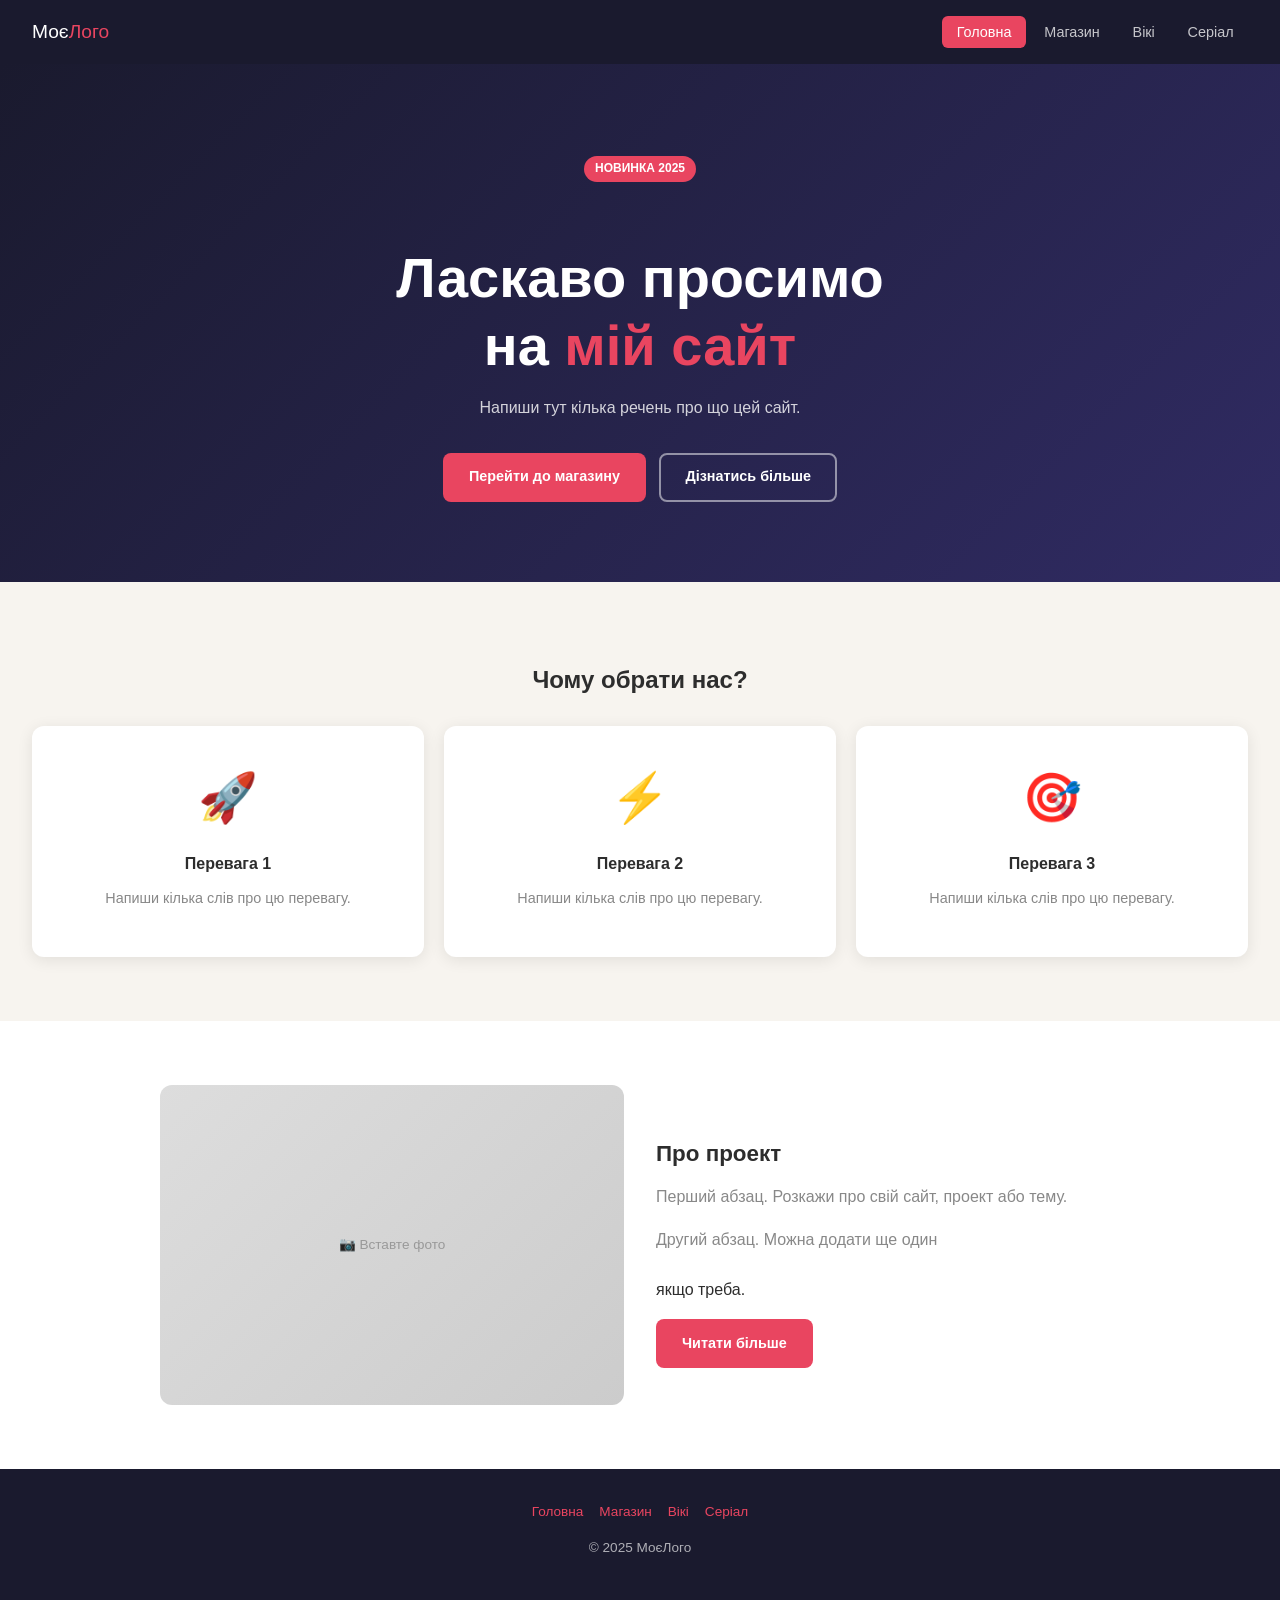
<file: Привіт/index.html>
<!DOCTYPE html>
<html lang="uk">
<head>
  <meta charset="UTF-8">
  <meta name="viewport" content="width=device-width, initial-scale=1.0">
  <title>Мій сайт</title>  <!-- ✏️ Змінити назву вкладки -->
  <link rel="stylesheet" href="style.css">
</head>
<body>


<!-- ╔══════════════════════════════════╗
     ║  БЛОК 1: НАВІГАЦІЯ              ║
     ║  Є на кожній сторінці!          ║
     ║  ✏️ Змінити: назву лого, пункти  ║
     ╚══════════════════════════════════╝ -->
<nav>
  <a href="index.html" class="logo">Моє<span>Лого</span></a>  <!-- ✏️ назва -->
  <ul>
    <li><a href="index.html"  class="active">Головна</a></li>
    <li><a href="shop.html">Магазин</a></li>
    <li><a href="wiki.html">Вікі</a></li>
    <li><a href="series.html">Серіал</a></li>
  </ul>
</nav>


<!-- ╔══════════════════════════════════╗
     ║  БЛОК 2: ГОЛОВНИЙ БАНЕР (hero)  ║
     ║  ✏️ Змінити: заголовок, опис,   ║
     ║     кнопки, колір фону           ║
     ╚══════════════════════════════════╝ -->
<section style="background: linear-gradient(135deg, #1a1a2e, #302b63); color:#fff; padding: 5rem 2rem; text-align: center;">

  <p class="badge badge-red" style="margin-bottom:1rem;">Новинка 2025</p>  <!-- ✏️ або видали цей рядок -->

  <h1 style="font-size: clamp(1.8rem, 5vw, 3.5rem); color:#fff; margin-bottom: 1rem;">
    Ласкаво просимо<br>на <span style="color: var(--акцент);">мій сайт</span>  <!-- ✏️ заголовок -->
  </h1>

  <p style="opacity:.8; max-width:500px; margin: 0 auto 2rem;">
    Напиши тут кілька речень про що цей сайт.  <!-- ✏️ опис -->
  </p>

  <a href="shop.html" class="btn btn-red">Перейти до магазину</a>  <!-- ✏️ кнопка 1 -->
  &nbsp;
  <a href="wiki.html" class="btn btn-border" style="color:#fff; border-color:rgba(255,255,255,.5);">Дізнатись більше</a>  <!-- ✏️ кнопка 2 -->

</section>


<!-- ╔══════════════════════════════════╗
     ║  БЛОК 3: 3 КАРТКИ (переваги)   ║
     ║  ✏️ Змінити: іконки, текст      ║
     ║  ➕ Дублювати: скопіювати <li>  ║
     ╚══════════════════════════════════╝ -->
<section style="padding: 4rem 2rem;">

  <h2 style="text-align:center; margin-bottom: 2rem; font-size:1.5rem;">Чому обрати нас?</h2>  <!-- ✏️ -->

  <ul class="grid-3" style="list-style:none; padding:0; margin:0;">

    <!-- ── Картка 1 (скопіюй цей <li> щоб додати нову) ── -->
    <li class="card" style="text-align:center; padding:2rem 1.5rem;">
      <p style="font-size:3rem; margin:0 0 .75rem;">🚀</p>  <!-- ✏️ іконка (емодзі) -->
      <h3 style="font-size:1rem; margin-bottom:.5rem;">Перевага 1</h3>  <!-- ✏️ -->
      <p style="color:var(--сірий); font-size:.9rem;">Напиши кілька слів про цю перевагу.</p>  <!-- ✏️ -->
    </li>

    <!-- ── Картка 2 ── -->
    <li class="card" style="text-align:center; padding:2rem 1.5rem;">
      <p style="font-size:3rem; margin:0 0 .75rem;">⚡</p>
      <h3 style="font-size:1rem; margin-bottom:.5rem;">Перевага 2</h3>
      <p style="color:var(--сірий); font-size:.9rem;">Напиши кілька слів про цю перевагу.</p>
    </li>

    <!-- ── Картка 3 ── -->
    <li class="card" style="text-align:center; padding:2rem 1.5rem;">
      <p style="font-size:3rem; margin:0 0 .75rem;">🎯</p>
      <h3 style="font-size:1rem; margin-bottom:.5rem;">Перевага 3</h3>
      <p style="color:var(--сірий); font-size:.9rem;">Напиши кілька слів про цю перевагу.</p>
    </li>

  </ul>
</section>


<!-- ╔══════════════════════════════════╗
     ║  БЛОК 4: ТЕКСТ + ФОТО           ║
     ║  ✏️ Змінити: текст, замінити    ║
     ║     .placeholder на <img>       ║
     ╚══════════════════════════════════╝ -->
<section style="padding: 4rem 2rem; background: #fff;">
  <div class="grid-2" style="max-width:960px; margin:0 auto; align-items:center;">

    <!-- Фото (замінити на <img src="фото.jpg" alt="опис">) -->
    <div class="placeholder" style="height:320px; border-radius:12px;">📷 Вставте фото</div>

    <!-- Текст -->
    <div>
      <h2 style="font-size:1.4rem; margin-bottom:1rem;">Про проект</h2>  <!-- ✏️ -->
      <p style="color:var(--сірий); margin-bottom:1rem;">Перший абзац. Розкажи про свій сайт, проект або тему.</p>  <!-- ✏️ -->
      <p style="color:var(--сірий); margin-bottom:1.5rem;">Другий абзац. Можна додати ще один <p> якщо треба.</p>  <!-- ✏️ -->
      <a href="wiki.html" class="btn btn-red">Читати більше</a>  <!-- ✏️ -->
    </div>

  </div>
</section>


<!-- ╔══════════════════════════════════╗
     ║  БЛОК 5: ПІДВАЛ                 ║
     ║  ✏️ Змінити: посилання, рік     ║
     ╚══════════════════════════════════╝ -->
<footer>
  <ul>
    <li><a href="index.html">Головна</a></li>
    <li><a href="shop.html">Магазин</a></li>
    <li><a href="wiki.html">Вікі</a></li>
    <li><a href="series.html">Серіал</a></li>
  </ul>
  <p>&copy; 2025 МоєЛого</p>  <!-- ✏️ рік та назва -->
</footer>


</body>
</html>
</file>
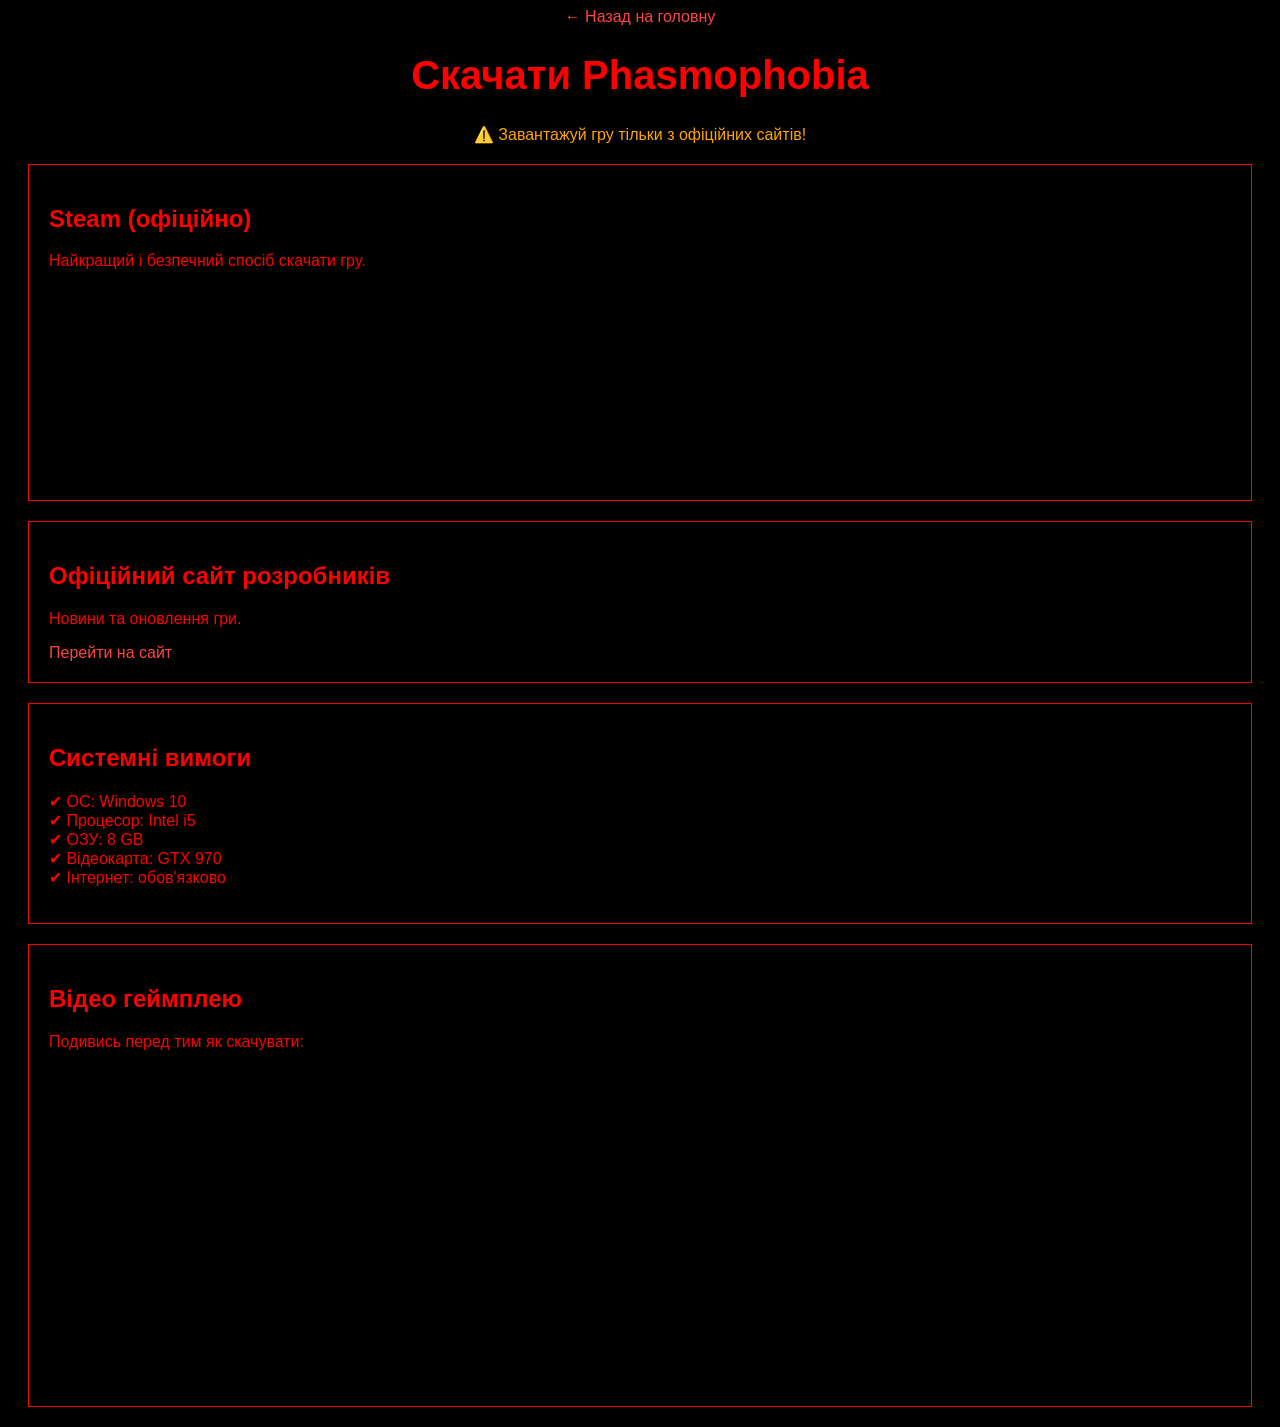
<file: Download.html>
<!DOCTYPE html>
<html lang="uk">
<head>
    <meta charset="UTF-8">
    <title>Скачати Phasmophobia</title>
    <style>
        body {
            background-color: black;
            color: red;
            font-family: Arial, sans-serif;
        }

        h1 {
            text-align: center;
            font-size: 40px;
        }

        .block {
            border: 1px solid red;
            padding: 20px;
            margin: 20px;
        }

        a {
            color: #ff4444;
            text-decoration: none;
        }

        a:hover {
            text-decoration: underline;
        }

        .menu {
            text-align: center;
            margin-bottom: 20px;
        }

        .warning {
            color: orange;
            text-align: center;
            margin: 20px;
        }
    </style>
</head>
<body>

<div class="menu">
    <a href="index.html">← Назад на головну</a>
</div>

<h1>Скачати Phasmophobia</h1>

<p class="warning">
⚠️ Завантажуй гру тільки з офіційних сайтів!
</p>

<div class="block">
    <h2>Steam (офіційно)</h2>
    <p>Найкращий і безпечний спосіб скачати гру.</p>
    <iframe src="https://store.steampowered.com/widget/739630/" frameborder="0" width="646" height="190"></iframe>
</div>

<div class="block">
    <h2>Офіційний сайт розробників</h2>
    <p>Новини та оновлення гри.</p>
    <a href="https://kineticgames.co.uk/" target="_blank">
        Перейти на сайт
    </a>
</div>

<div class="block">
    <h2>Системні вимоги</h2>
    <p>
        ✔ ОС: Windows 10<br>
        ✔ Процесор: Intel i5<br>
        ✔ ОЗУ: 8 GB<br>
        ✔ Відеокарта: GTX 970<br>
        ✔ Інтернет: обов'язково
    </p>
</div>

<div class="block">
    <h2>Відео геймплею</h2>
    <p>Подивись перед тим як скачувати:</p>
    <iframe width="560" height="315" src="https://www.youtube.com/embed/sRa9oeo5KiY?si=Y9HA0ocgkRA8fIYf" title="YouTube video player" frameborder="0" allow="accelerometer; autoplay; clipboard-write; encrypted-media; gyroscope; picture-in-picture; web-share" referrerpolicy="strict-origin-when-cross-origin" allowfullscreen></iframe>
</div>

</body>
</html>
</file>
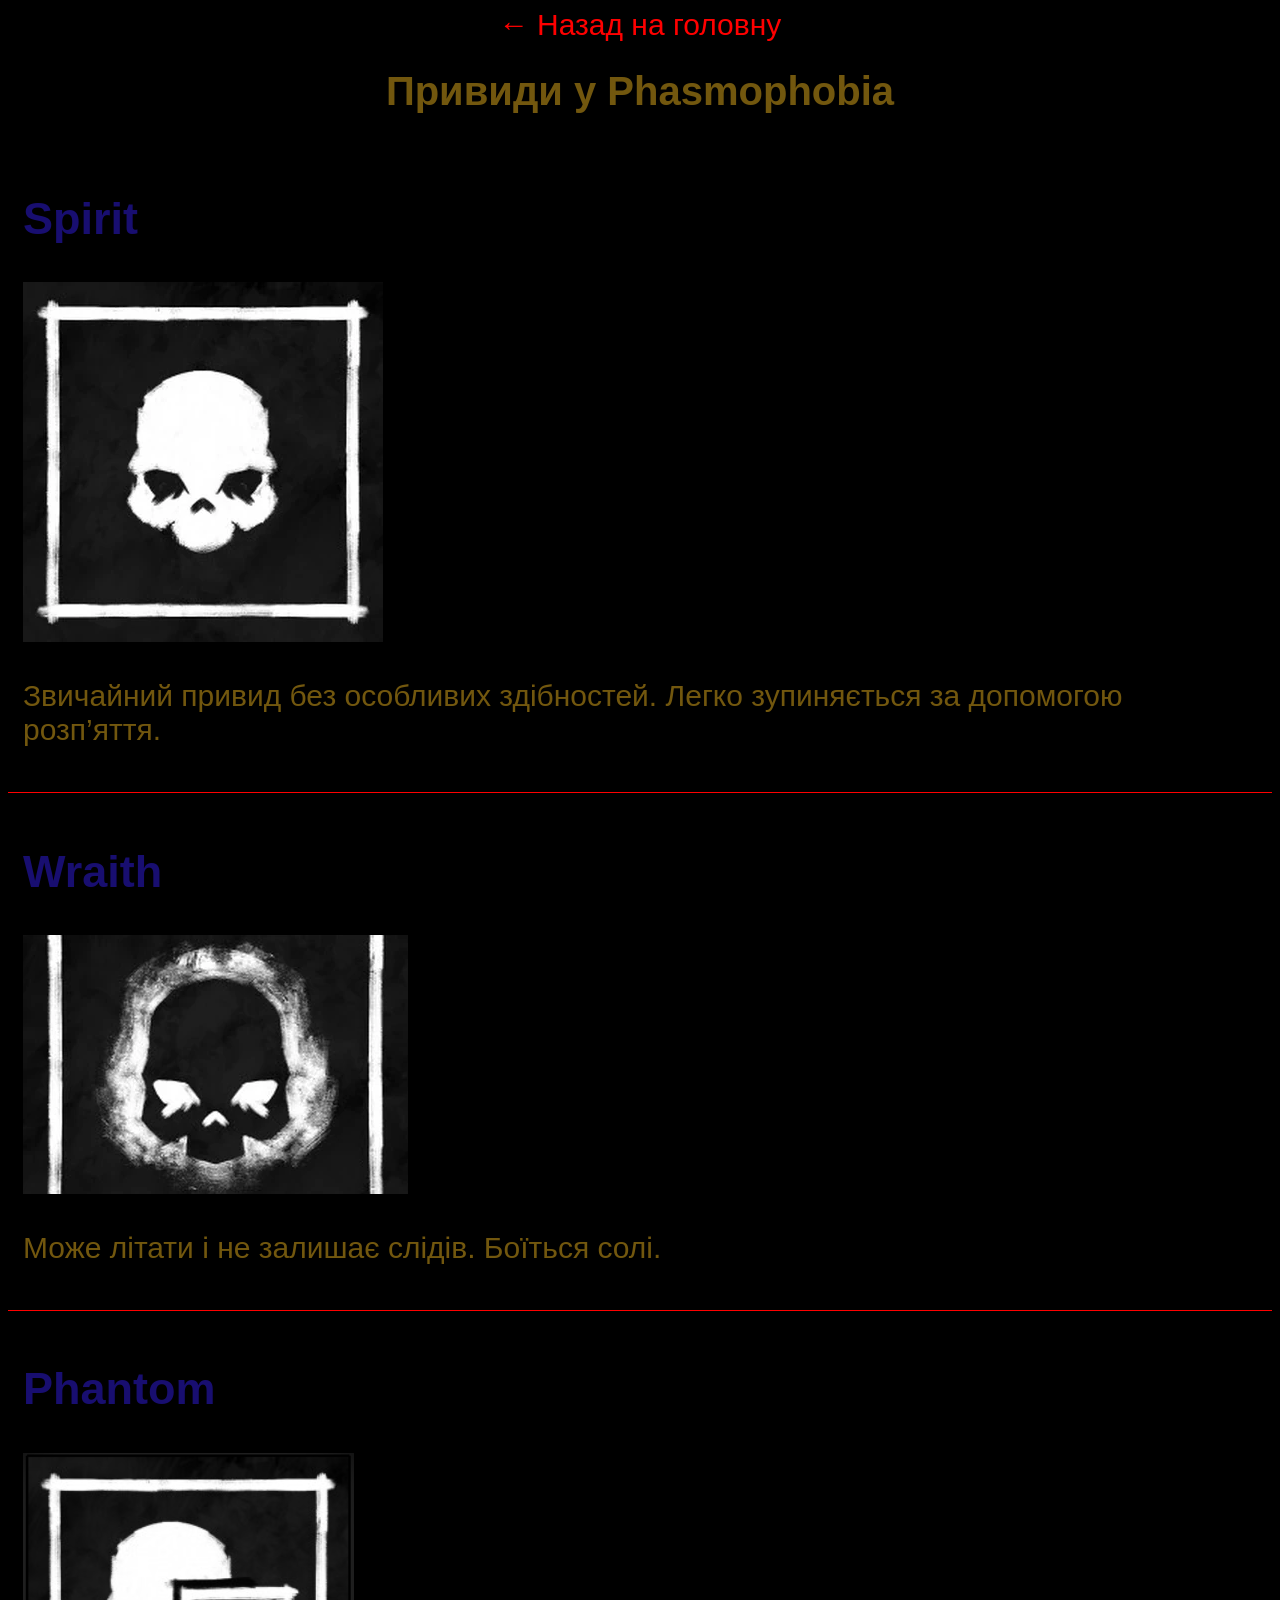
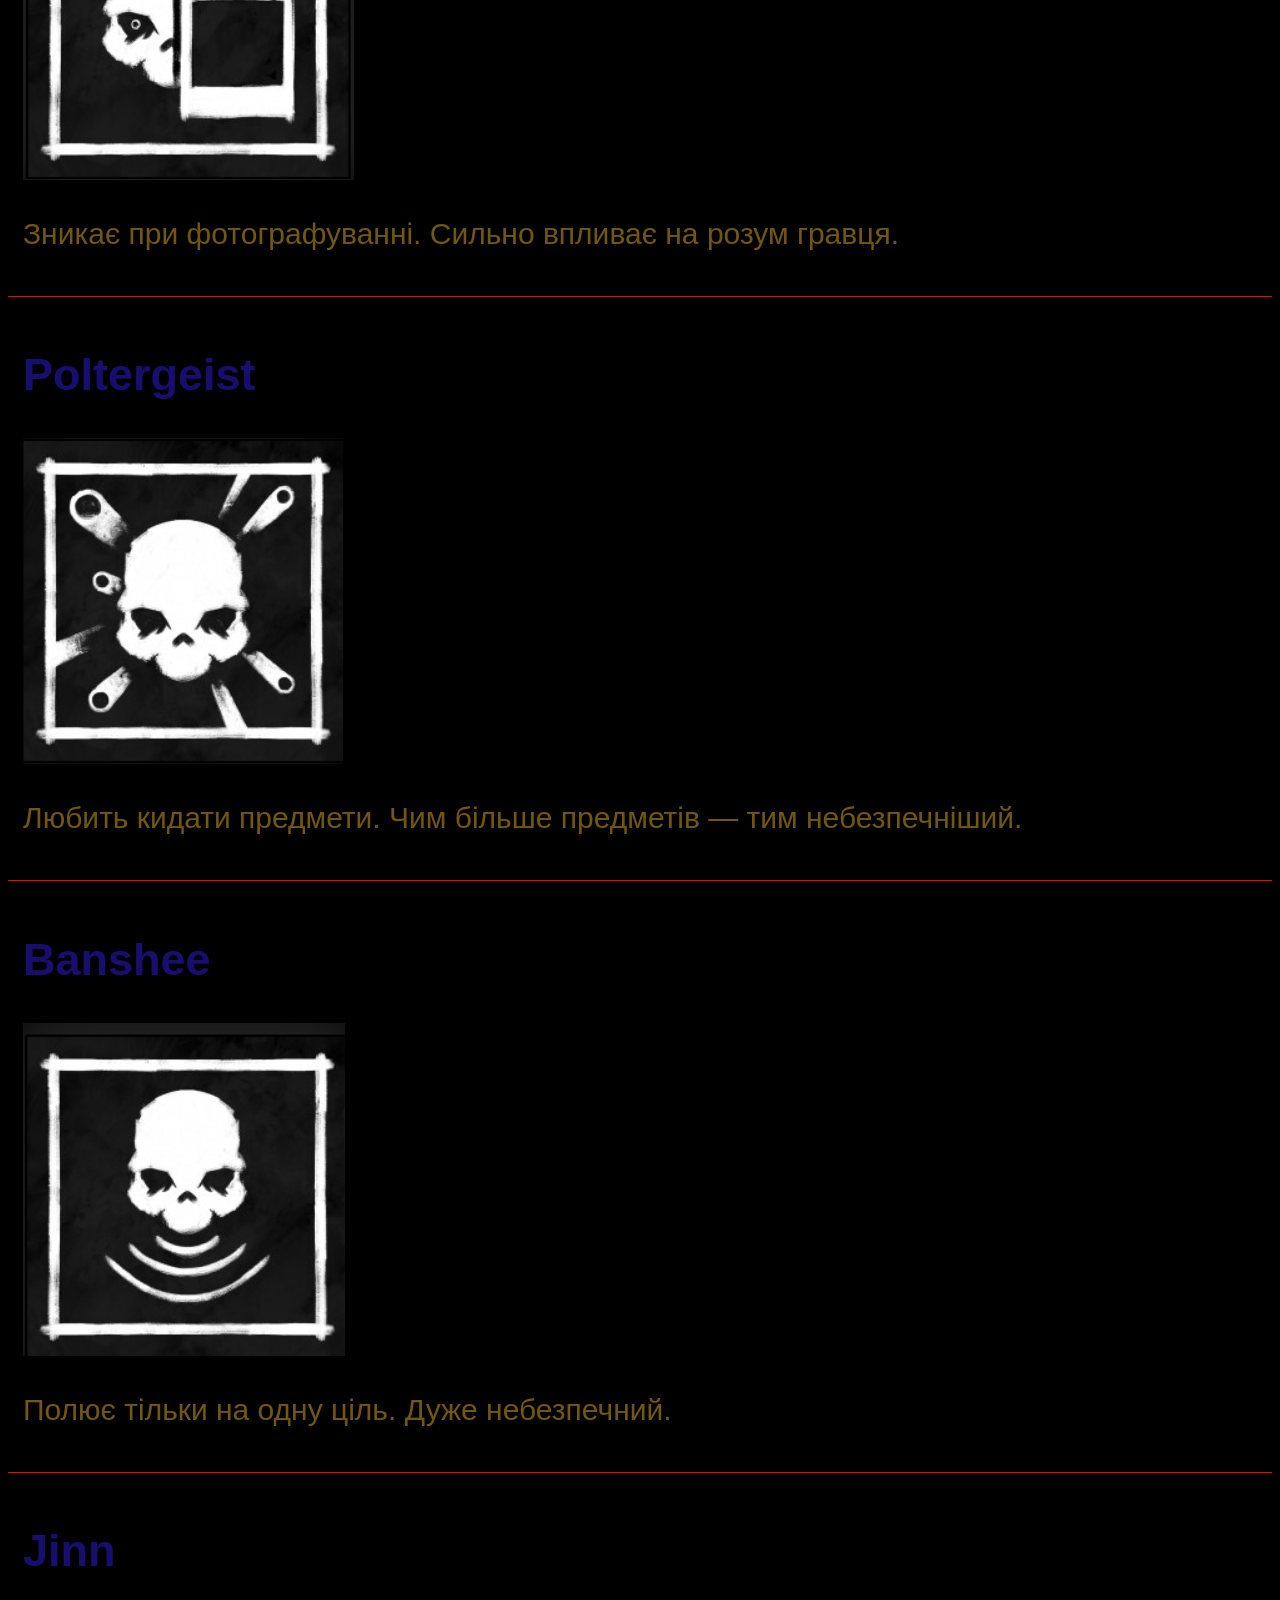
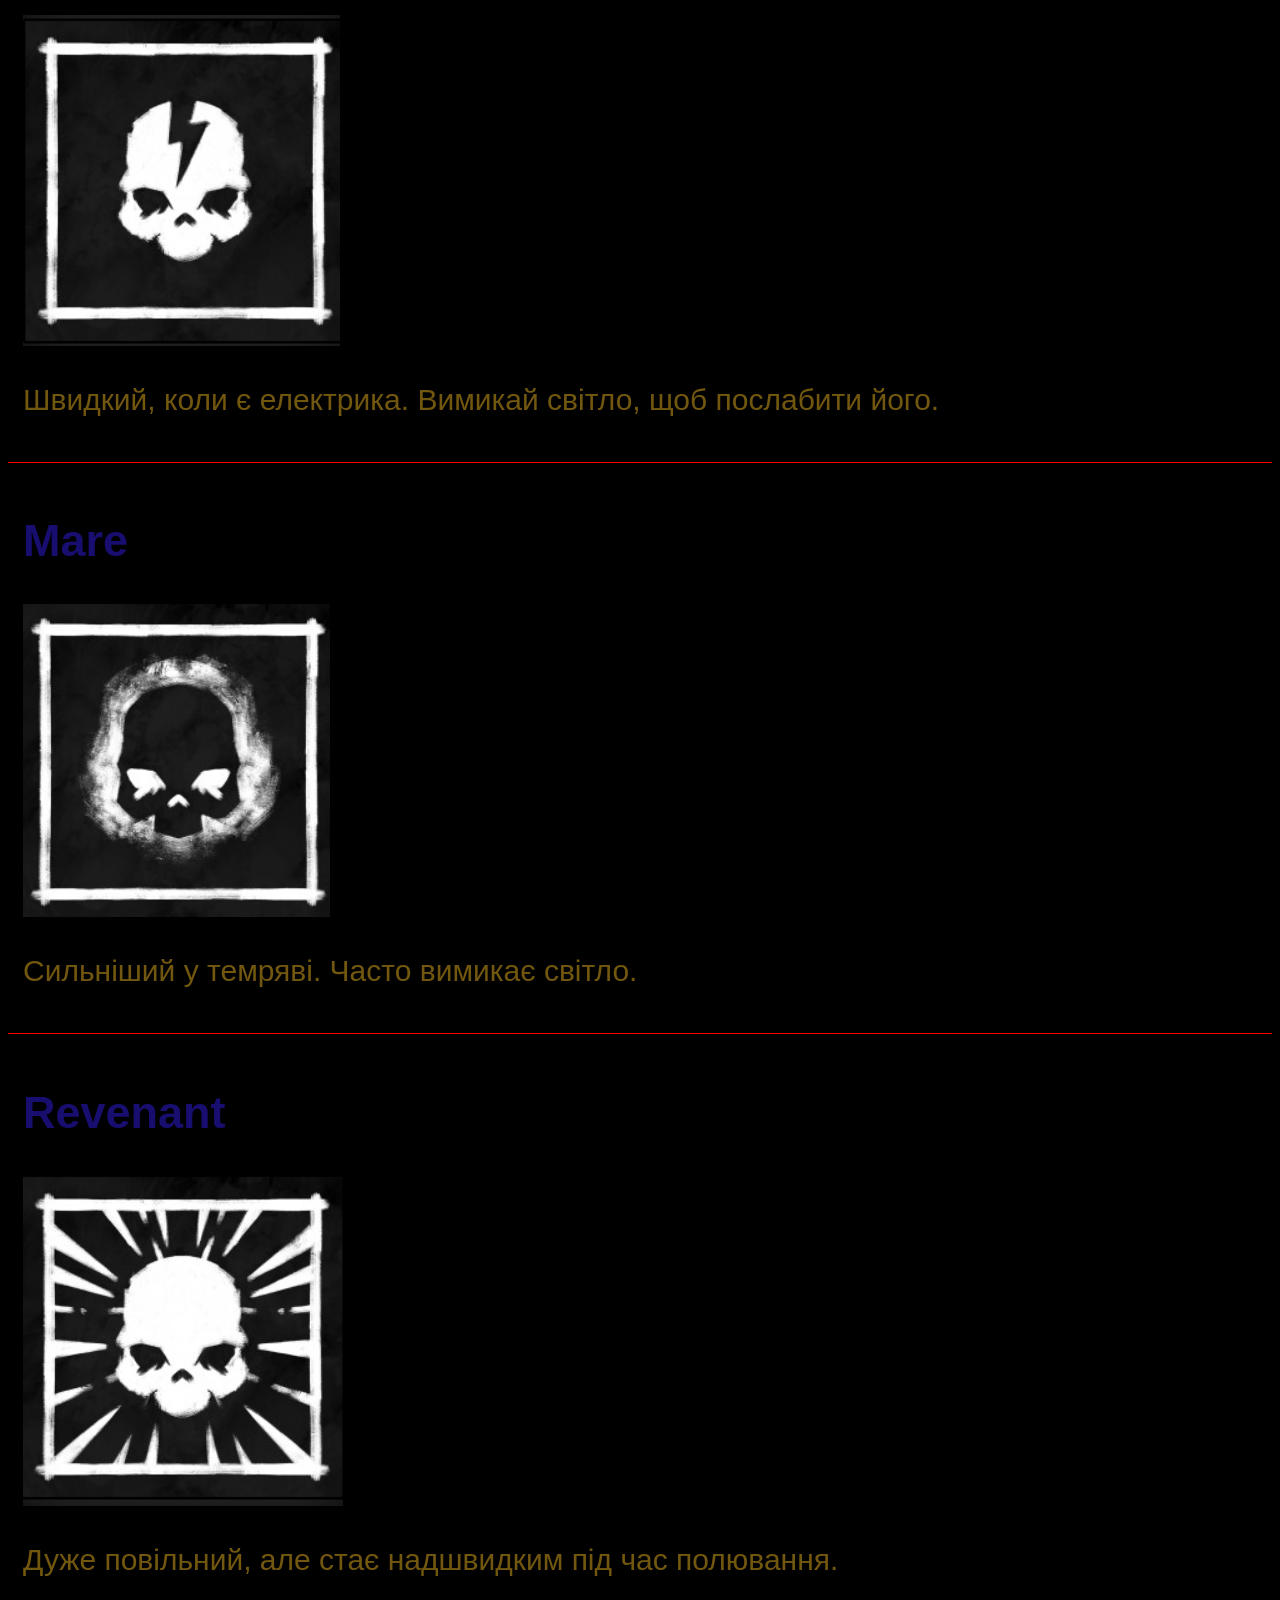
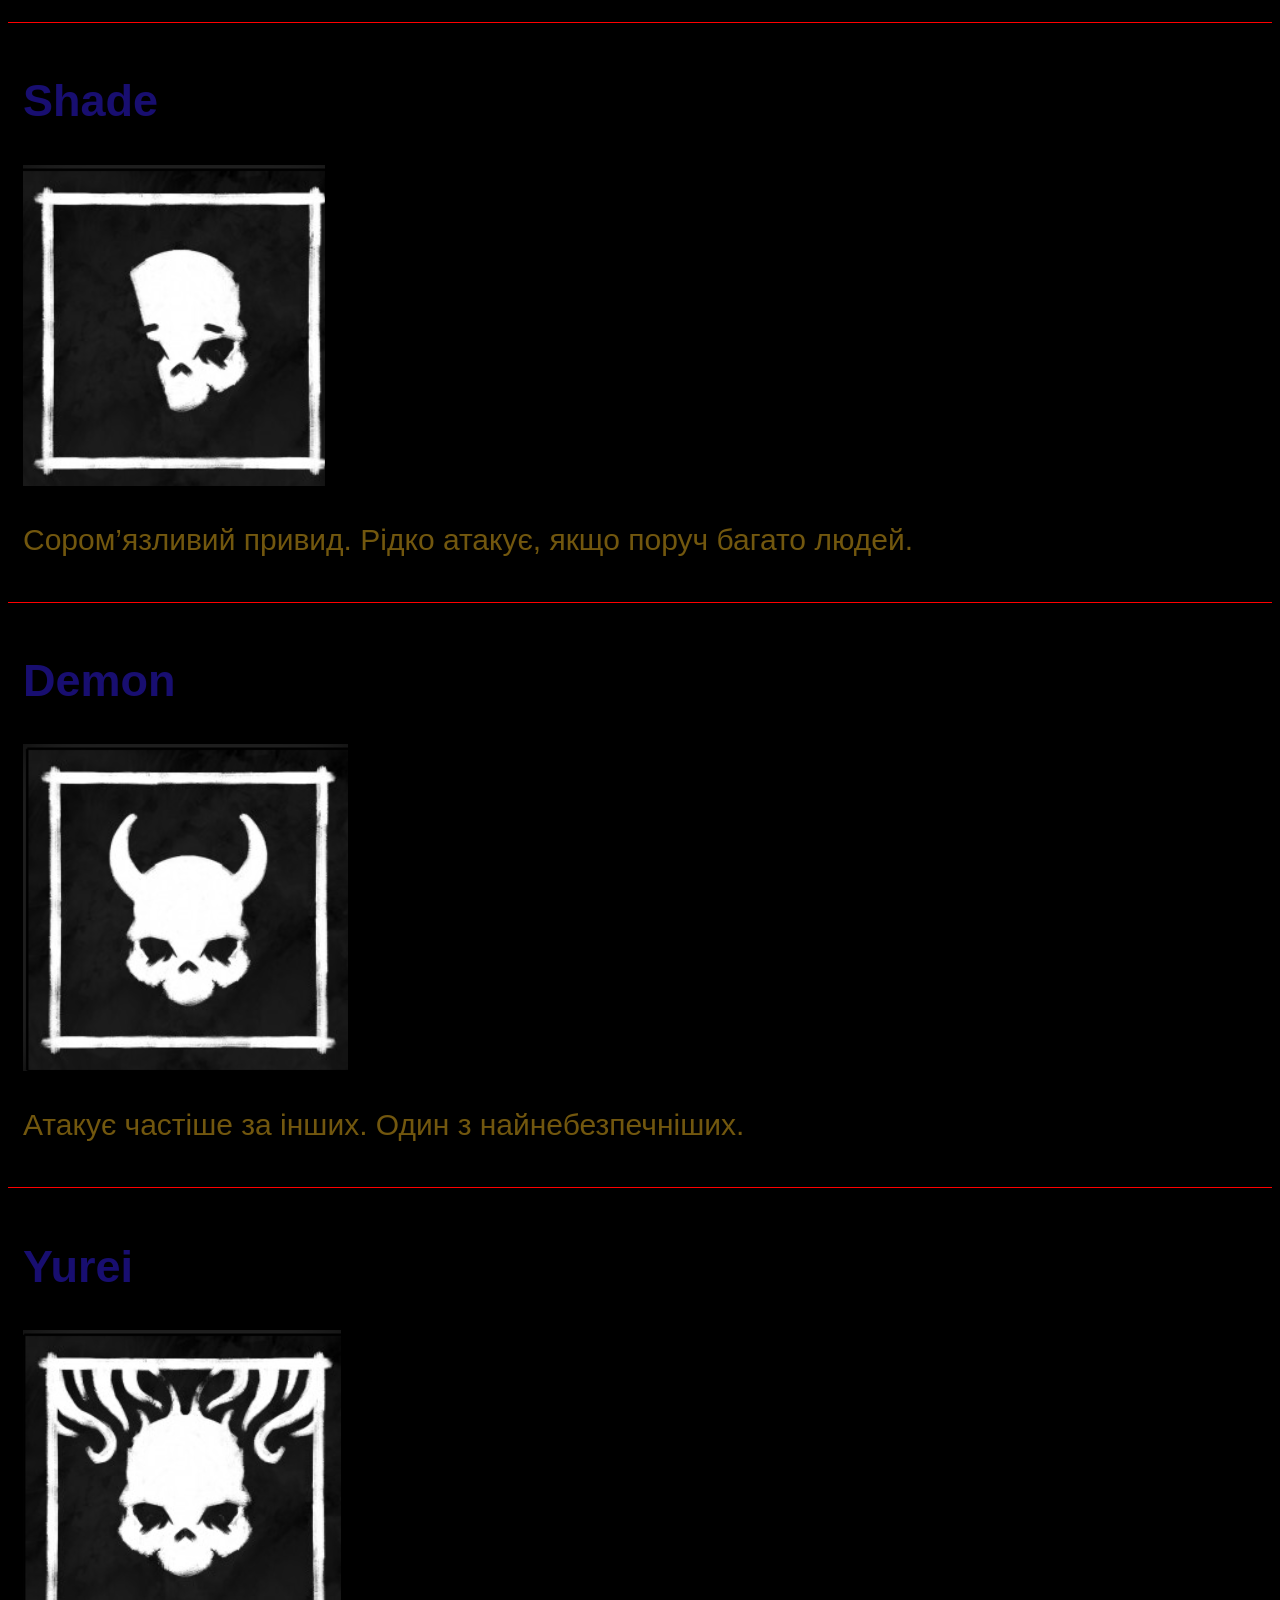
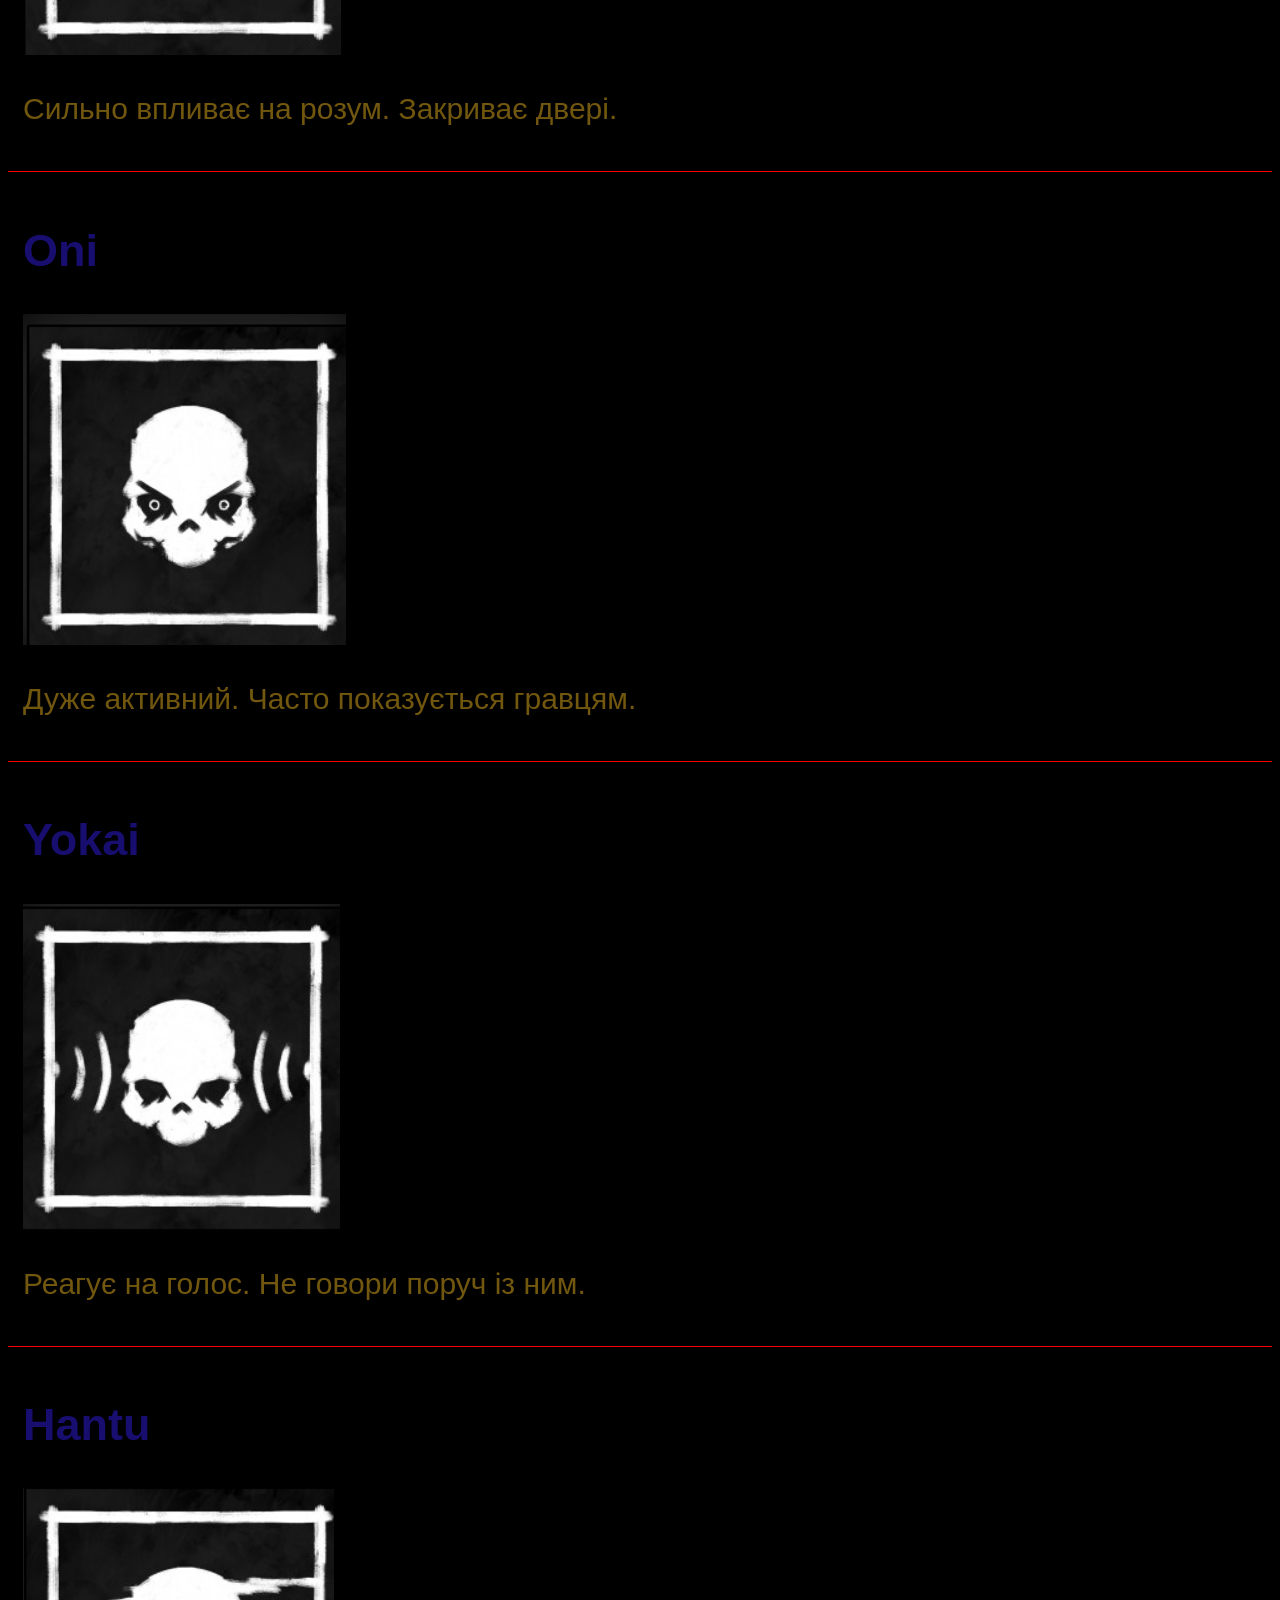
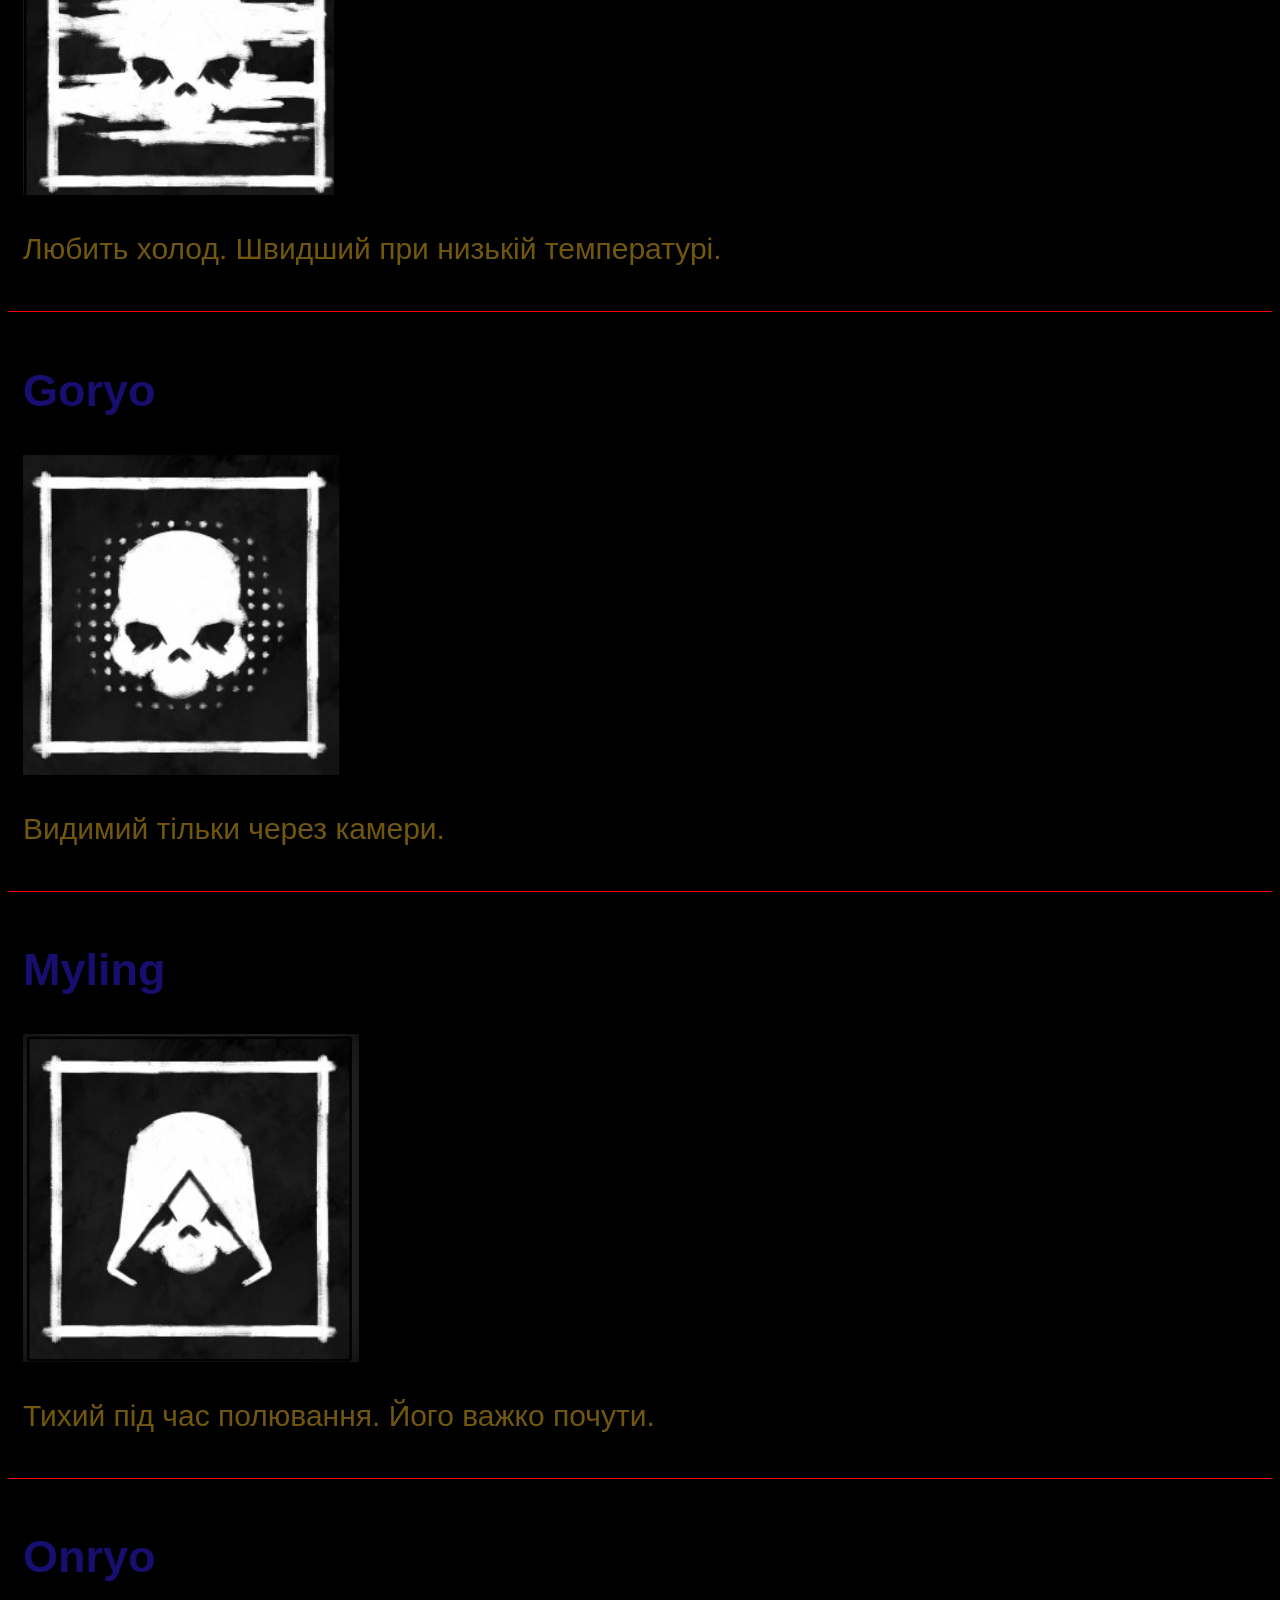
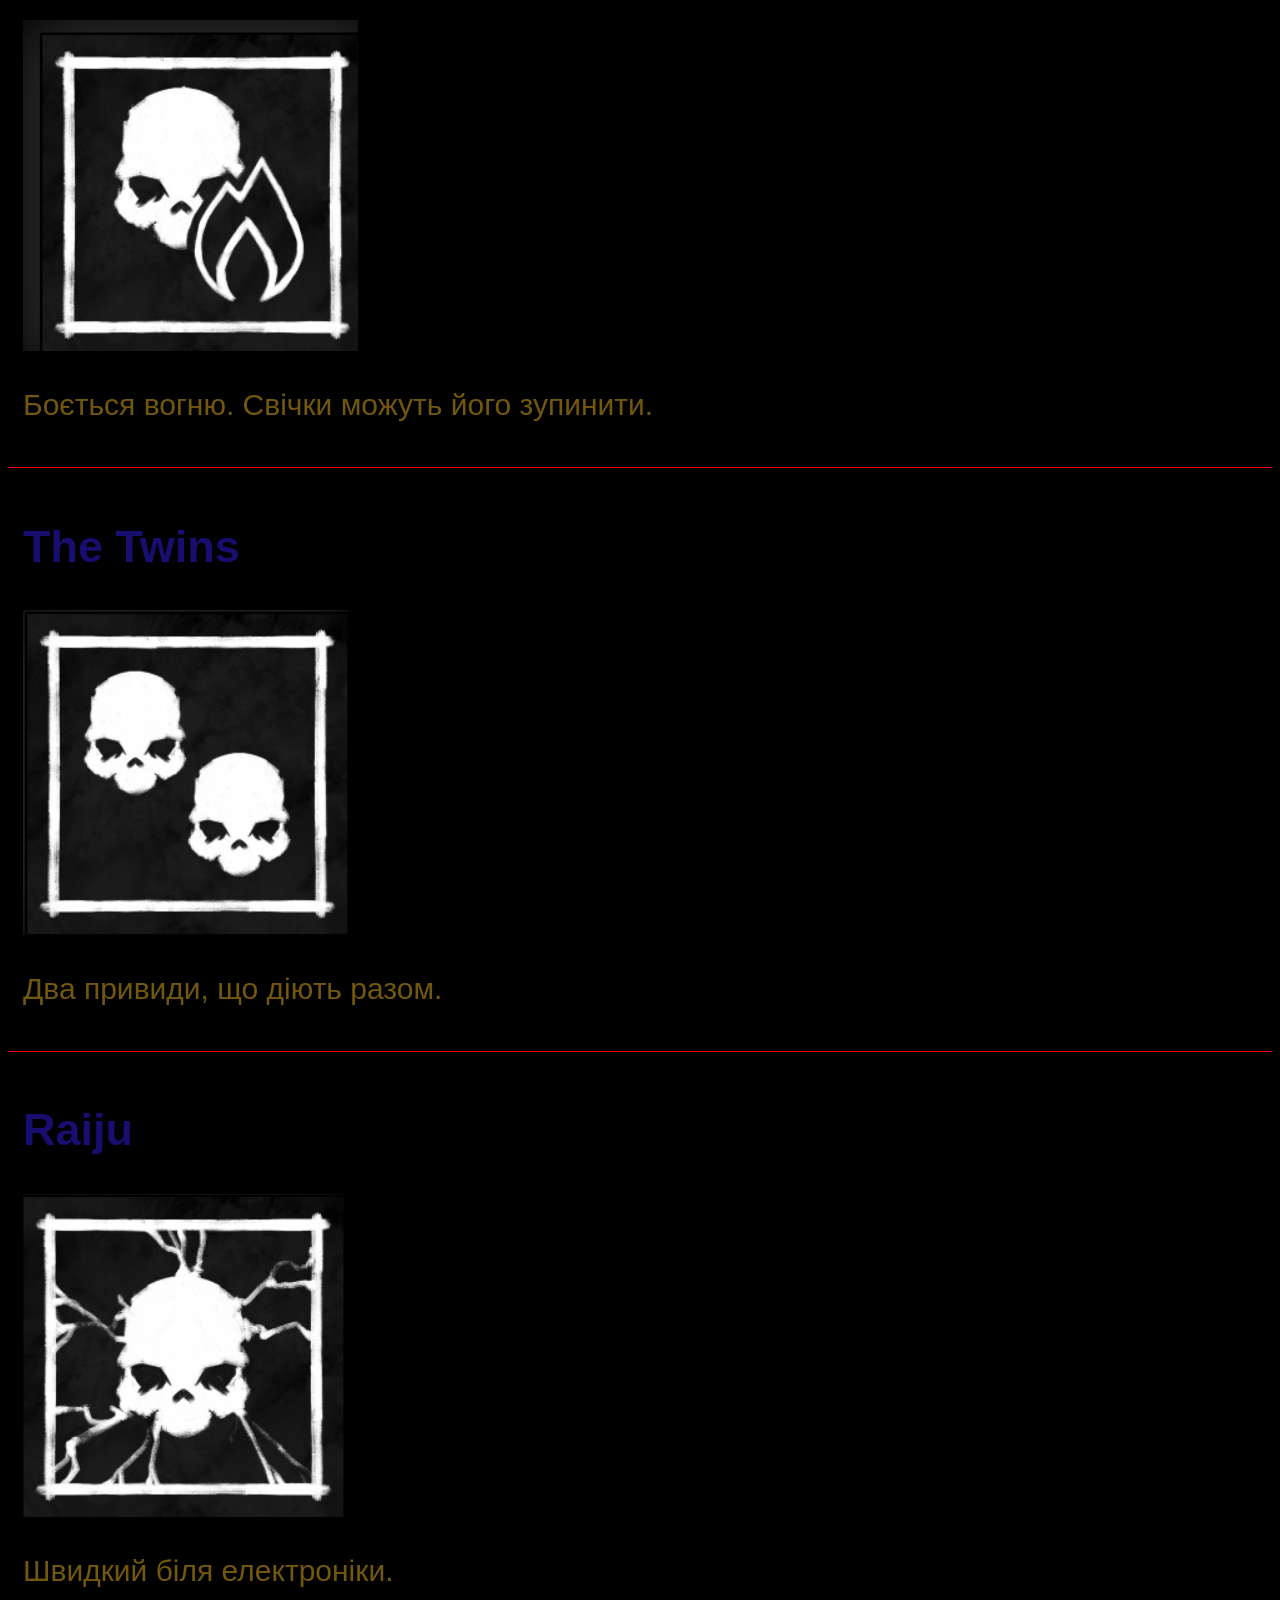
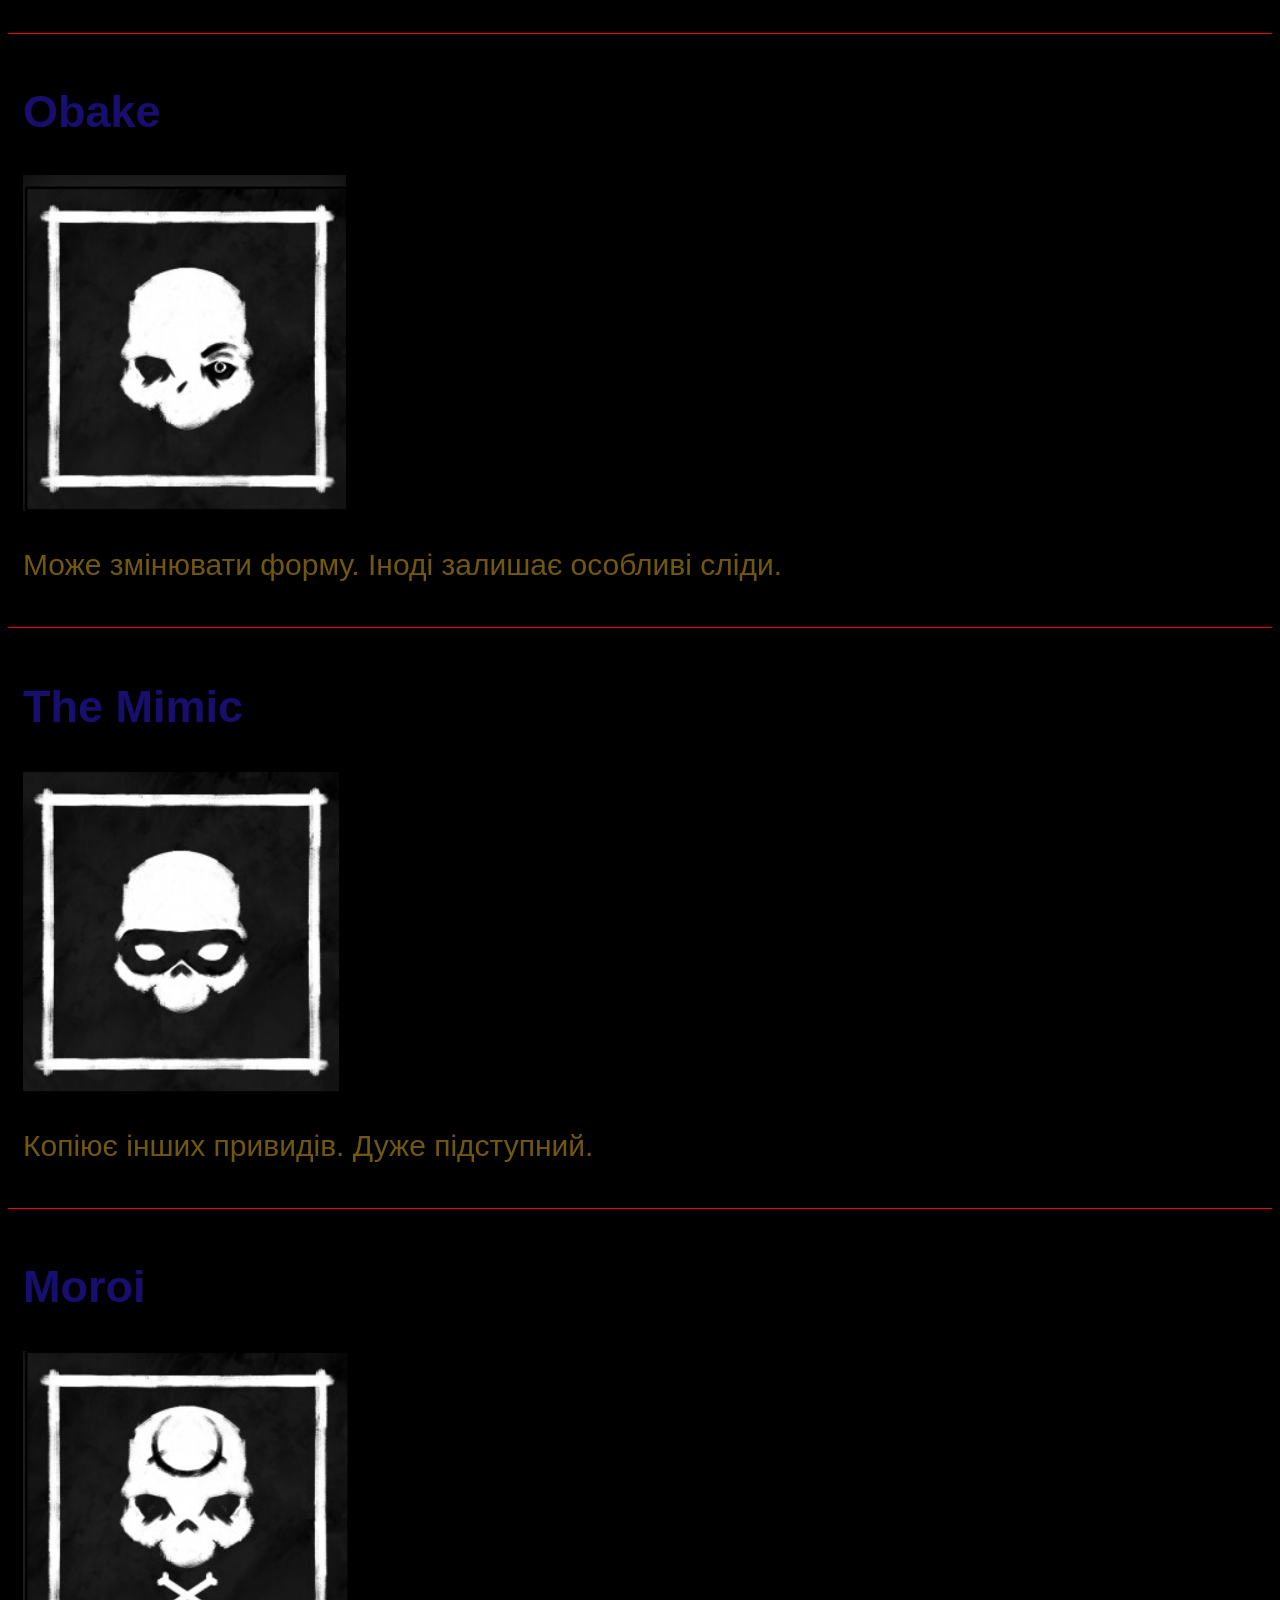
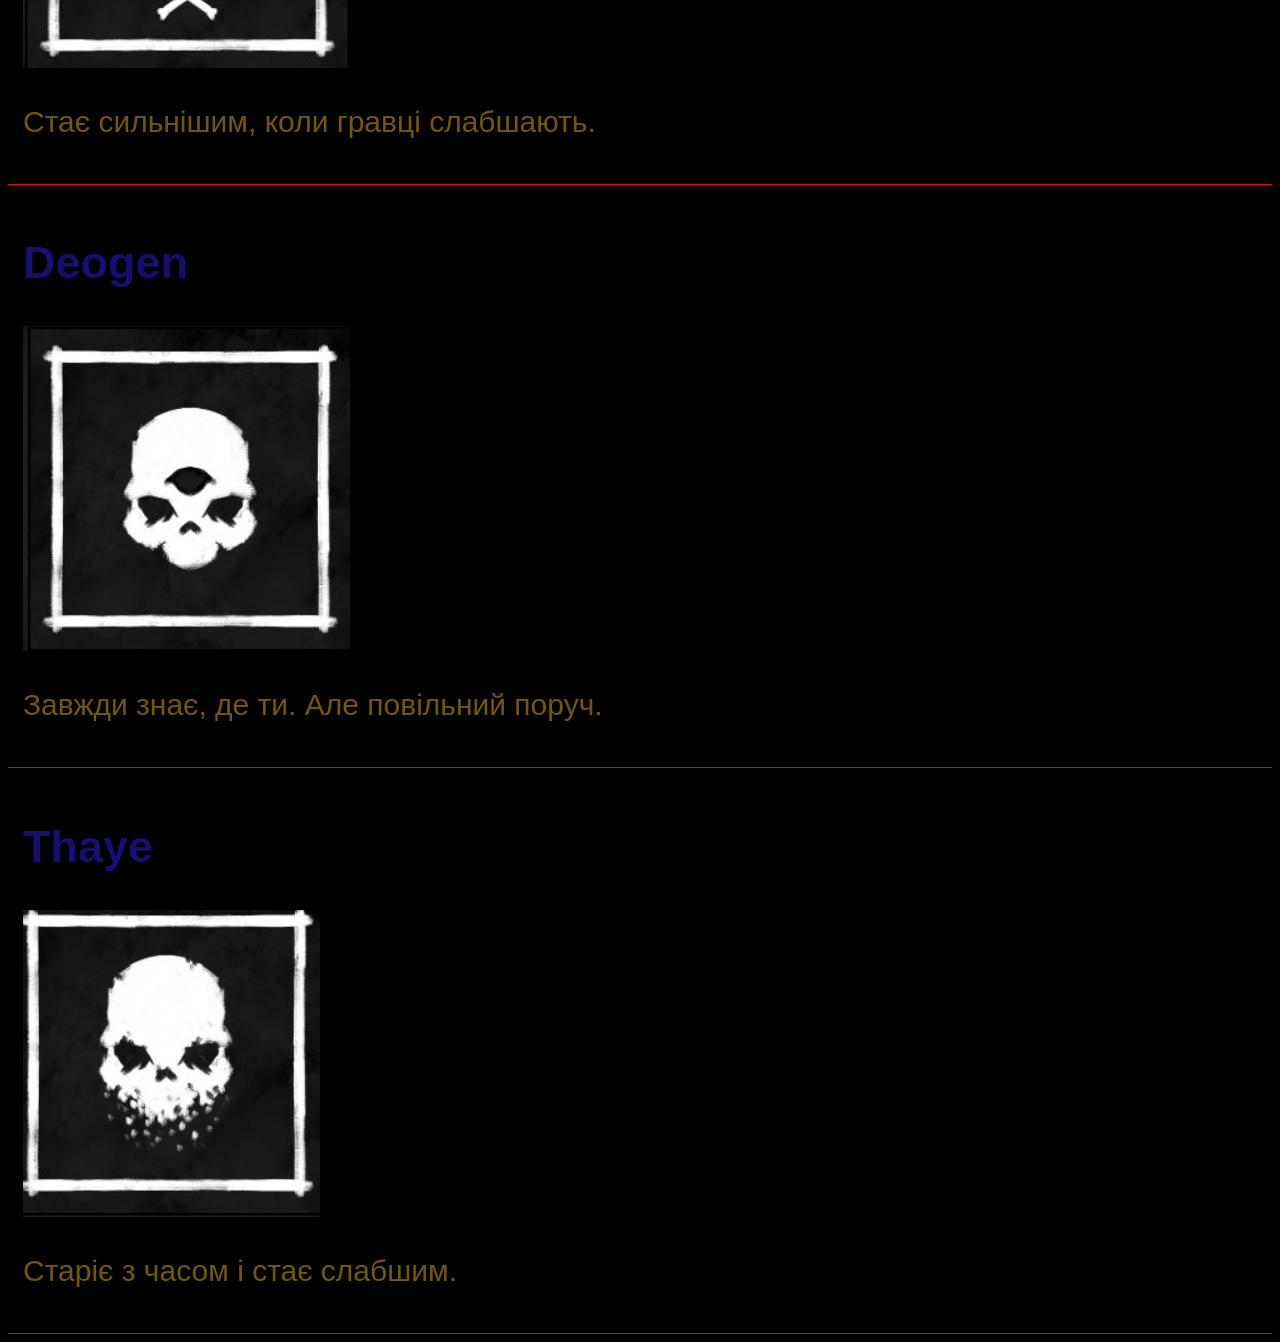
<file: Ghosts.html>
<!DOCTYPE html>
<html lang="uk">
<head>
    <meta charset="UTF-8">
    <title>Привиди - Phasmophobia</title>
    <style>
        body {
            background-color: black;
            color: rgb(114, 87, 14);
            font-family: Arial, sans-serif;
            font-size:30px ;
        }

        h1 {
            text-align: center;
            font-size: 40px;
        }

        .ghost {
            border-bottom: 1px solid red;
            padding: 15px;
        }

        .ghost h2 {
            color: #180e70;
        }

        a {
            color: red;
            text-decoration: none;
        }

        a:hover {
            text-decoration: underline;
        }

        .menu {
            text-align: center;
            margin-bottom: 20px;
        }
    </style>
</head>
<body>

<div class="menu">
    <a href="index.html">← Назад на головну</a>
</div>

<h1>Привиди у Phasmophobia</h1>

<div class="ghost">
    <h2>Spirit</h2>
    <img src="Spirit_Discovered.png">
    <p>Звичайний привид без особливих здібностей. Легко зупиняється за допомогою розп’яття.</p>
    
</div>

<div class="ghost">
    <h2>Wraith</h2>
    <img src="Mare_Discovered.png">
    <p>Може літати і не залишає слідів. Боїться солі.</p>
</div>

<div class="ghost">
    <h2>Phantom</h2>
    <img src="Phant.png">
    <p>Зникає при фотографуванні. Сильно впливає на розум гравця.</p>
</div>

<div class="ghost">
    <h2>Poltergeist</h2>
    <img src="Polt.png">
    <p>Любить кидати предмети. Чим більше предметів — тим небезпечніший.</p>
</div>

<div class="ghost">
  
    <h2>Banshee</h2>
    <img src="Ban.png">
    <p>Полює тільки на одну ціль. Дуже небезпечний.</p>
</div>

<div class="ghost">
    <h2>Jinn</h2>
    <img src="Jin.png">
    <p>Швидкий, коли є електрика. Вимикай світло, щоб послабити його.</p>
</div>

<div class="ghost">
    <h2>Mare</h2>
    <img src="MAre.png">
    <p>Сильніший у темряві. Часто вимикає світло.</p>
</div>

<div class="ghost">
    <h2>Revenant</h2>
    <img src="REV.png">
    <p>Дуже повільний, але стає надшвидким під час полювання.</p>
</div>

<div class="ghost">
    <h2>Shade</h2>
    <img src="Shade.png">
    <p>Сором’язливий привид. Рідко атакує, якщо поруч багато людей.</p>
</div>

<div class="ghost">
    <h2>Demon</h2>
    <img src="Dem.png">
    <p>Атакує частіше за інших. Один з найнебезпечніших.</p>
</div>

<div class="ghost">
    <h2>Yurei</h2>
    <img src="Yr.png">
    <p>Сильно впливає на розум. Закриває двері.</p>
</div>

<div class="ghost">
    <h2>Oni</h2>
    <img src="Oni.png">
    <p>Дуже активний. Часто показується гравцям.</p>
</div>

<div class="ghost">
    <h2>Yokai</h2>
    <img src="Yok.png">
    <p>Реагує на голос. Не говори поруч із ним.</p>
</div>

<div class="ghost">
    <h2>Hantu</h2>
    <img src="HAN.png">
    <p>Любить холод. Швидший при низькій температурі.</p>
</div>

<div class="ghost">
    <h2>Goryo</h2>
    <img src="g.png">
    <p>Видимий тільки через камери.</p>
</div>

<div class="ghost">
    <h2>Myling</h2>
    <img src="MYL.png">
    <p>Тихий під час полювання. Його важко почути.</p>
</div>

<div class="ghost">
    <h2>Onryo</h2>
    <img src="ONr.png">
    <p>Боється вогню. Свічки можуть його зупинити.</p>
</div>

<div class="ghost">
    <h2>The Twins</h2>
    <img src="THE.png">
    <p>Два привиди, що діють разом.</p>
</div>

<div class="ghost">
    <h2>Raiju</h2>
    <img src="R.png">
    <p>Швидкий біля електроніки.</p>
</div>

<div class="ghost">
    <h2>Obake</h2>
    <img src="o.png">
    <p>Може змінювати форму. Іноді залишає особливі сліди.</p>
</div>

<div class="ghost">
    <h2>The Mimic</h2>
    <img src="T.png">
    <p>Копіює інших привидів. Дуже підступний.</p>
</div>

<div class="ghost">
    <h2>Moroi</h2>
    <img src="m.png">
    <p>Стає сильнішим, коли гравці слабшають.</p>
</div>

<div class="ghost">
    <h2>Deogen</h2>
    <img src="D.png">
    <p>Завжди знає, де ти. Але повільний поруч.</p>
</div>

<div class="ghost">
    <h2>Thaye</h2>
    <img src="TH.png">
    <p>Старіє з часом і стає слабшим.</p>
</div>

</body>
</html>
</file>
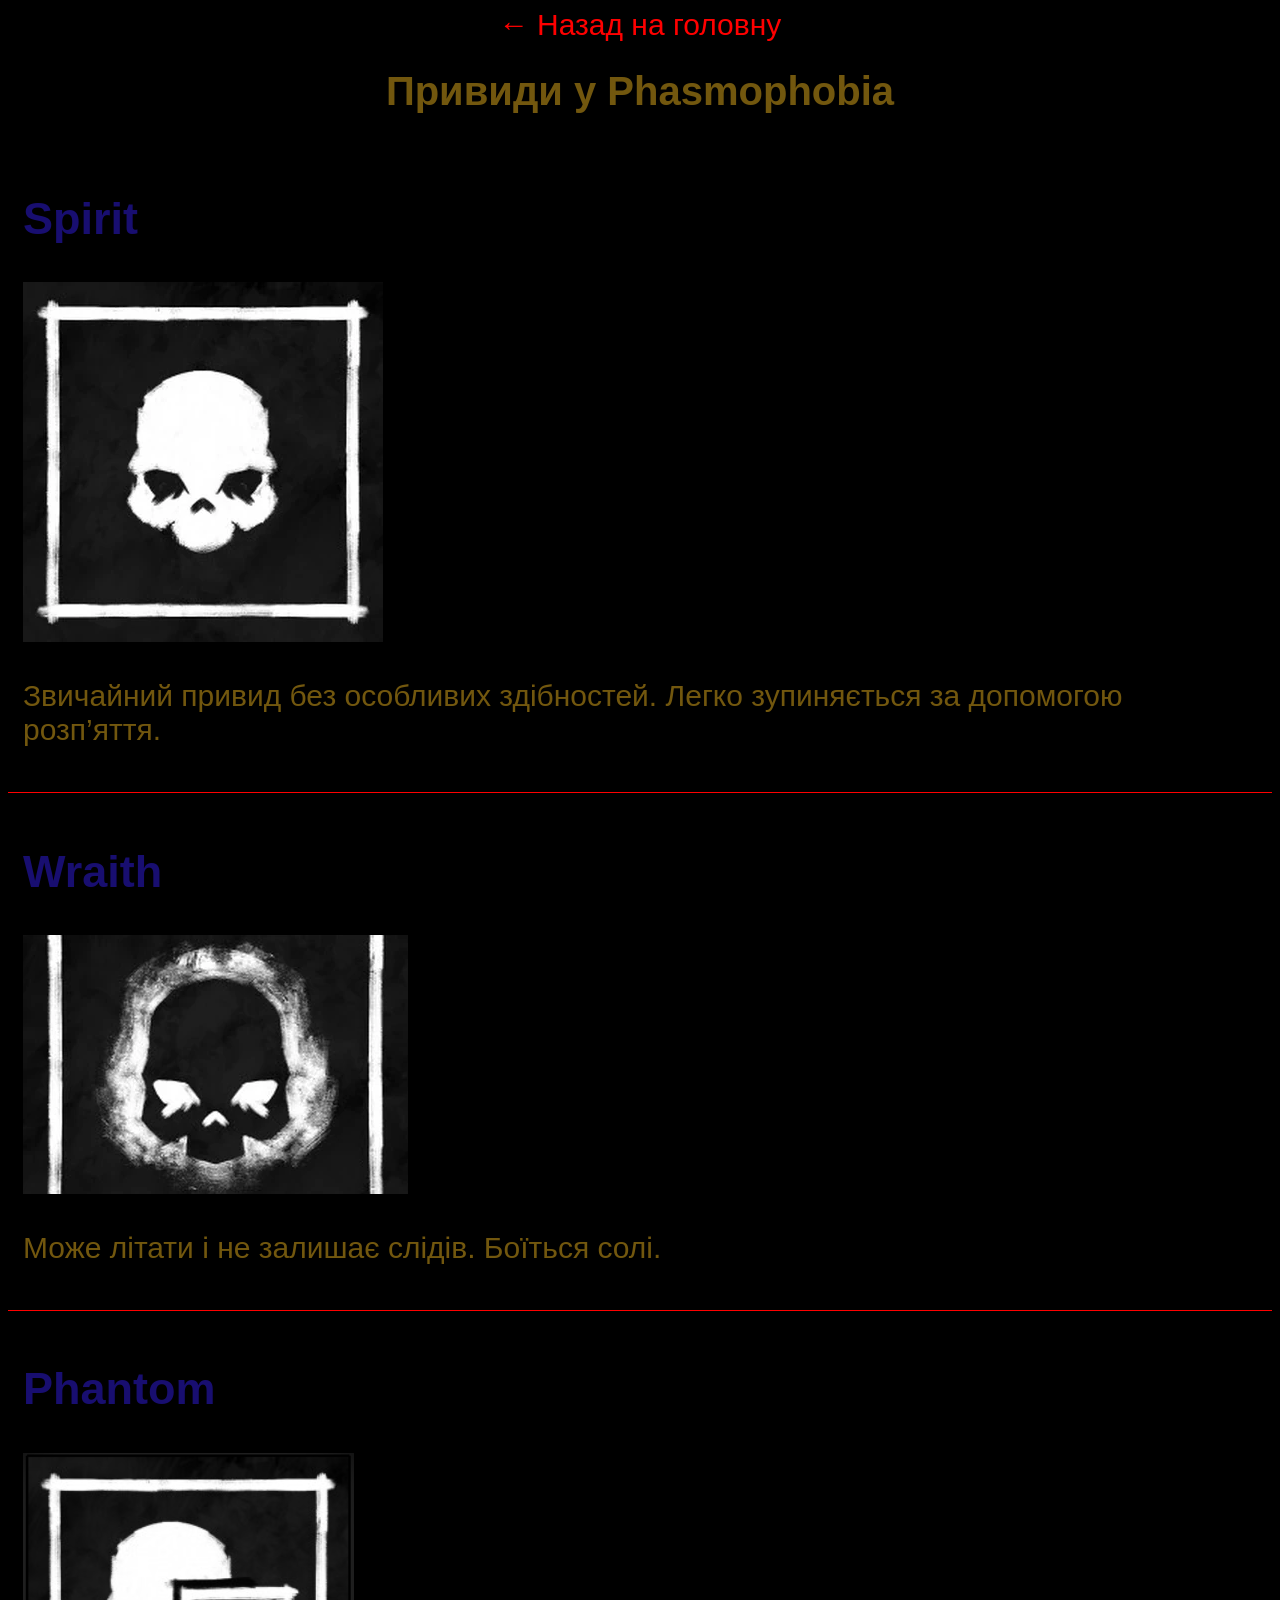
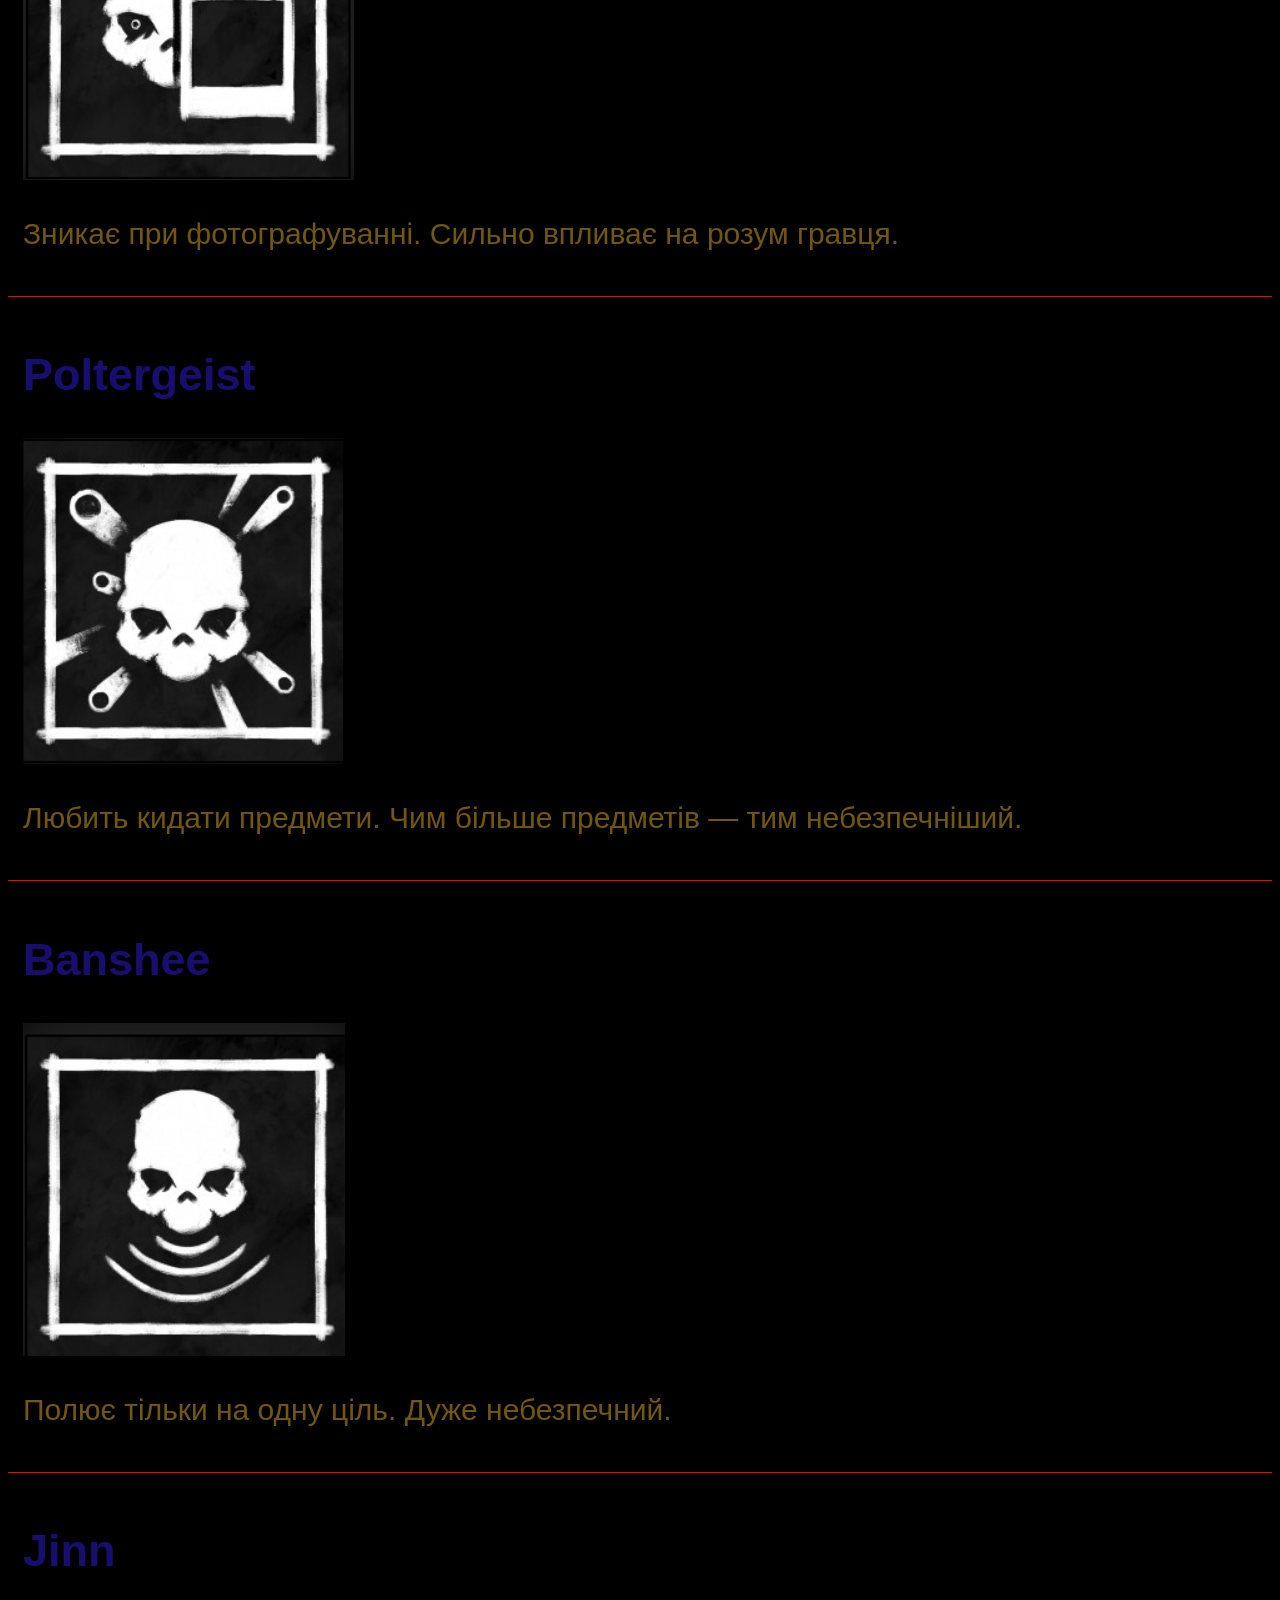
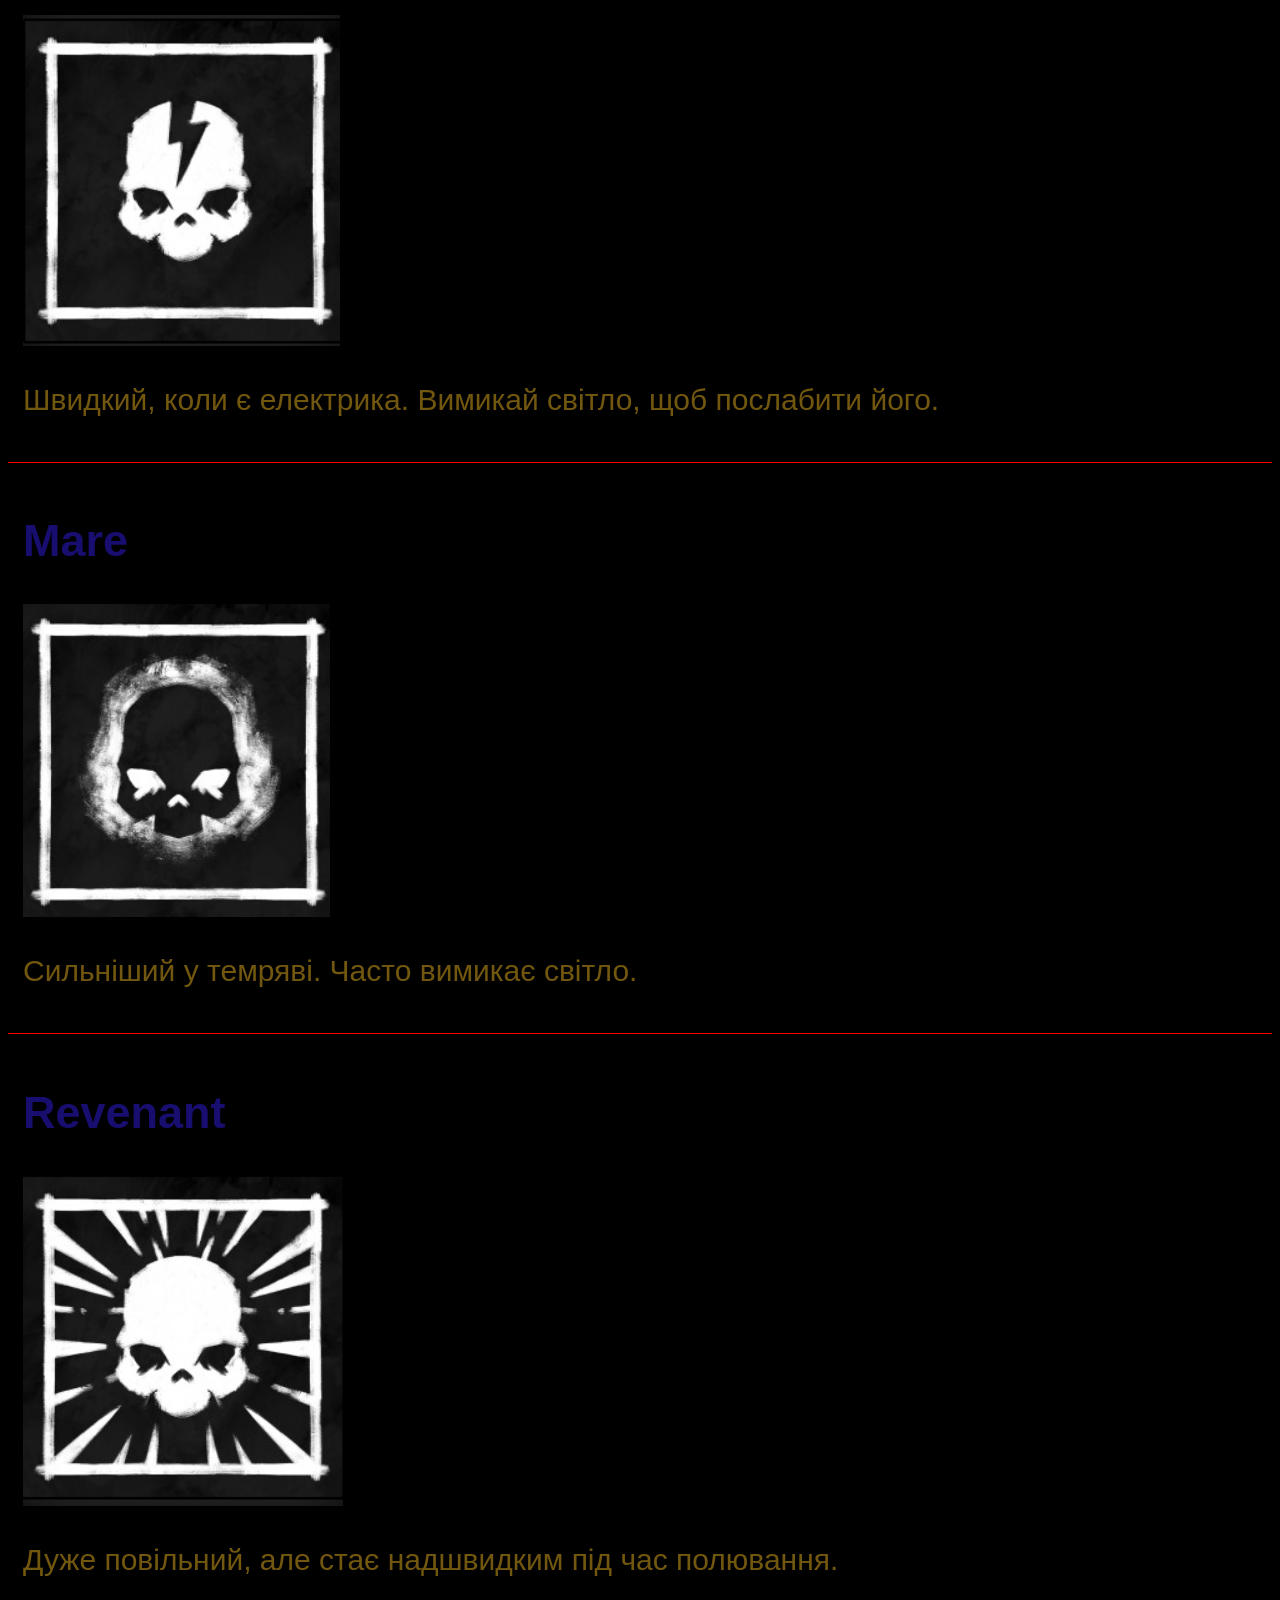
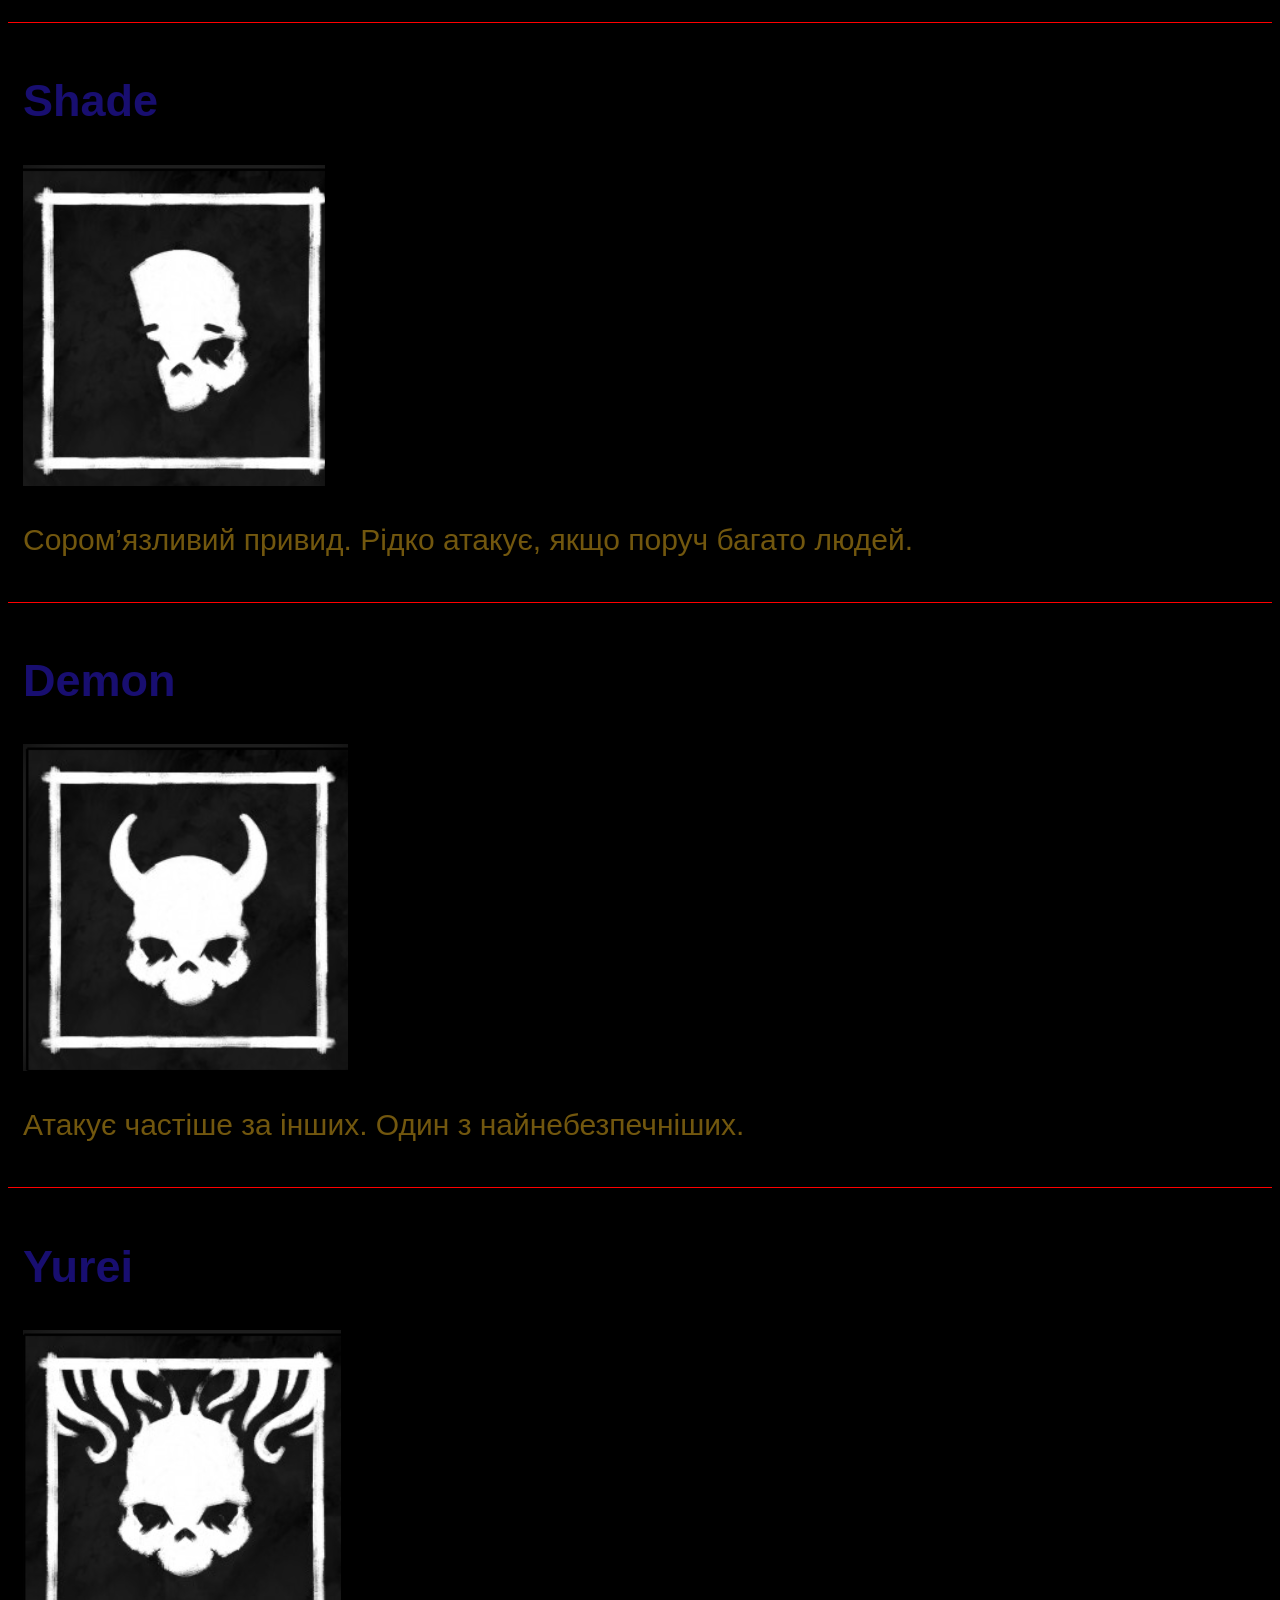
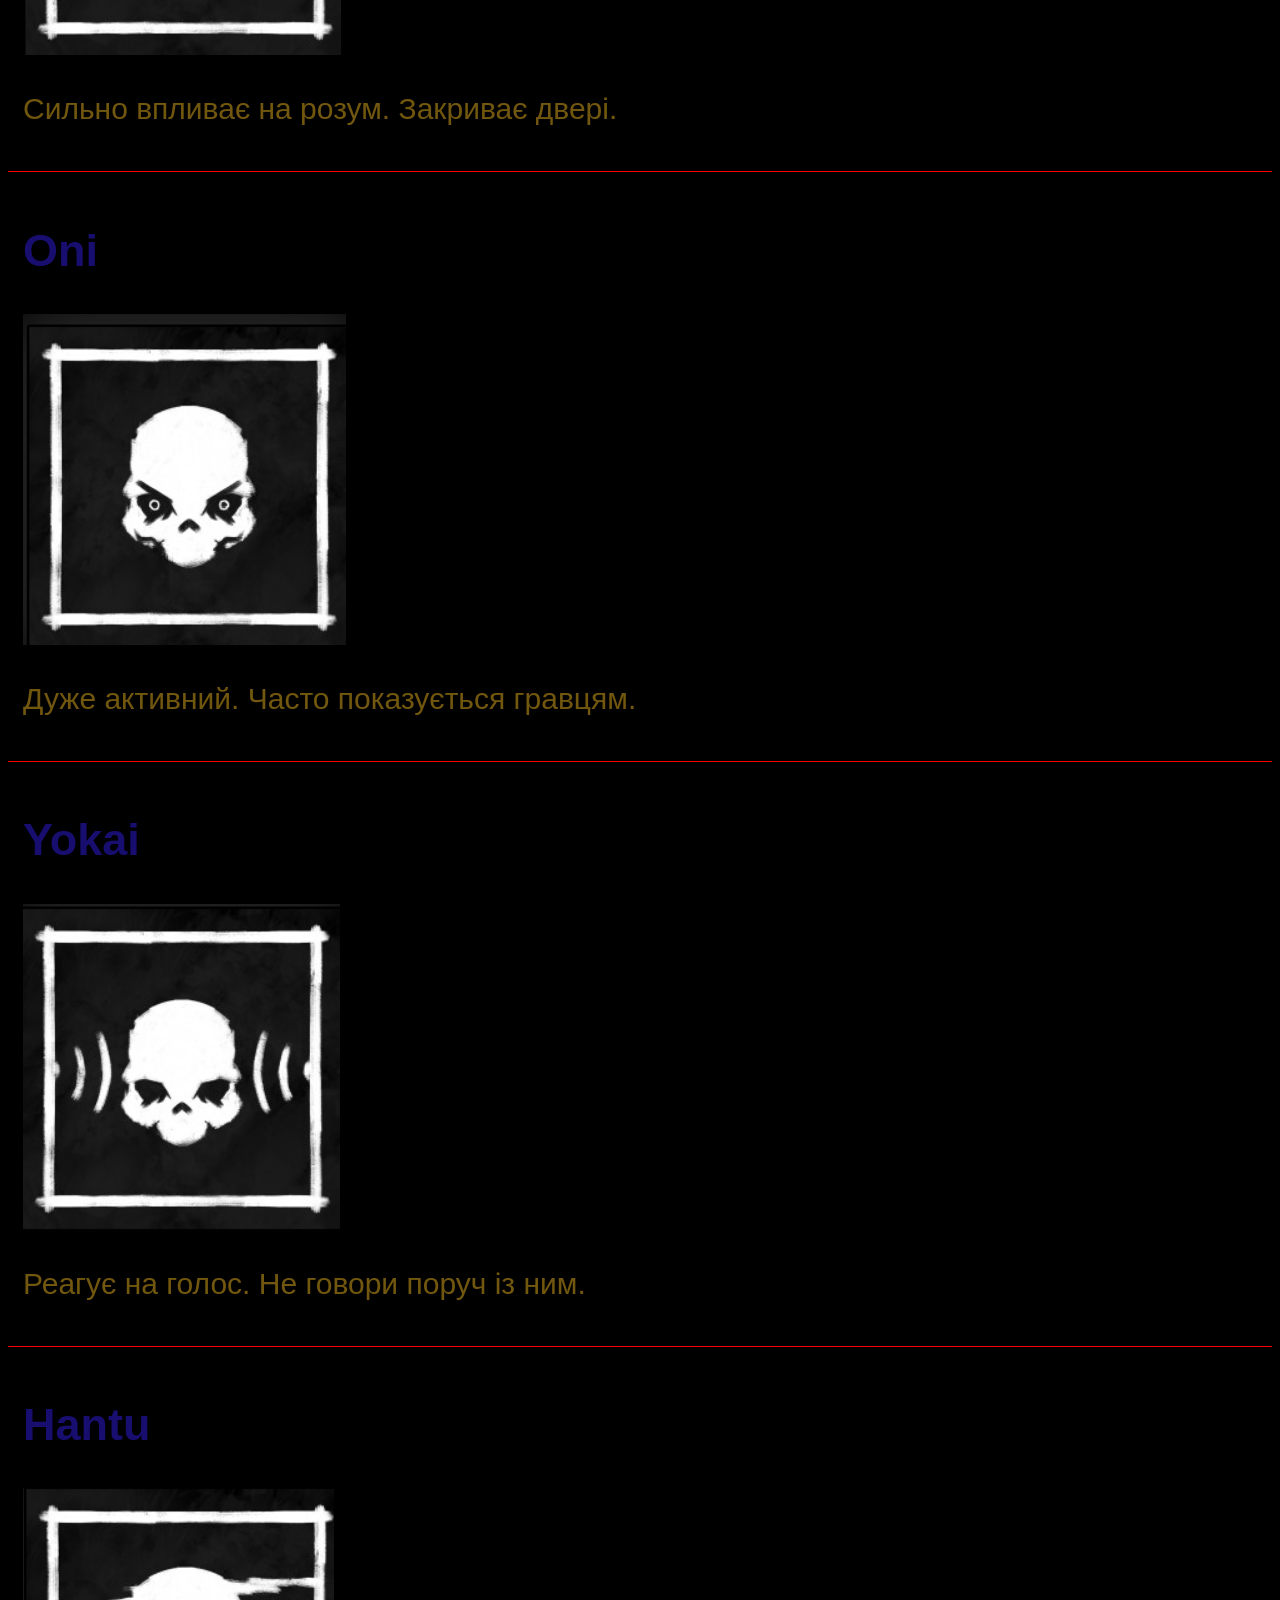
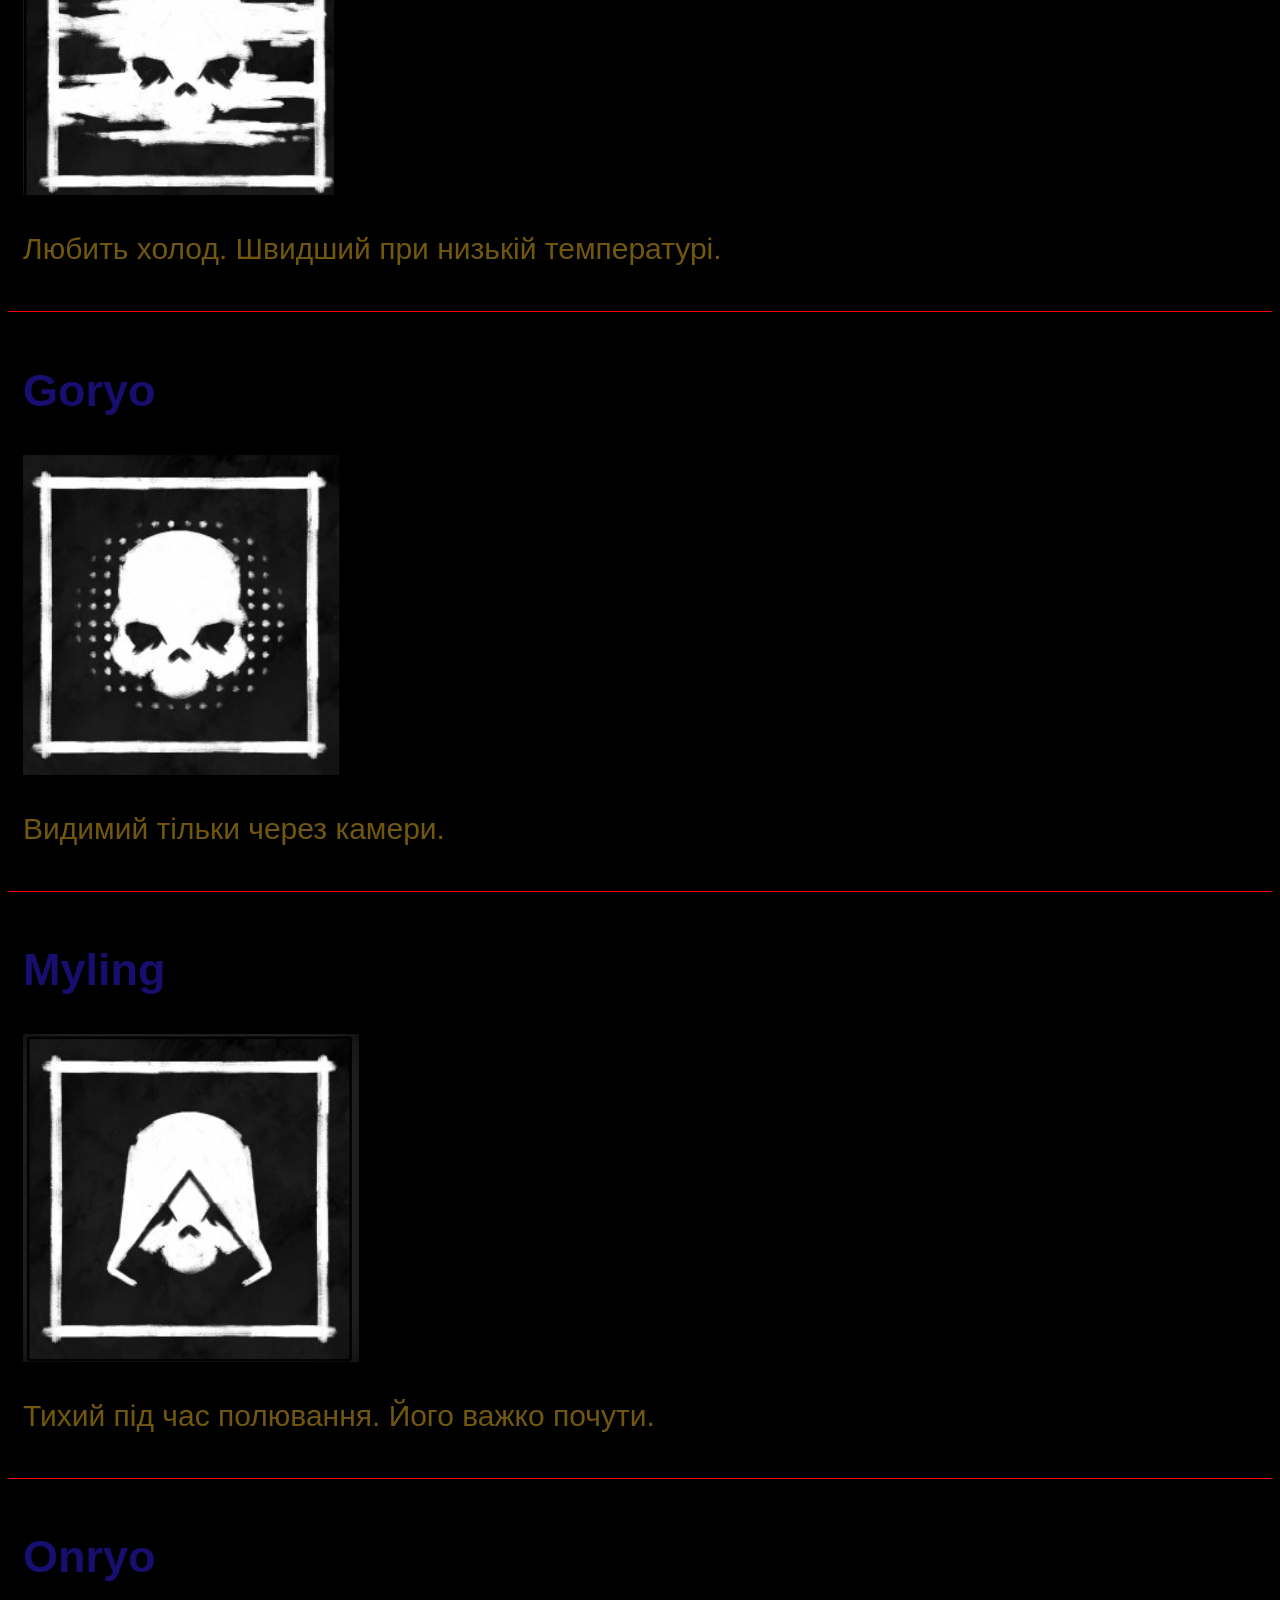
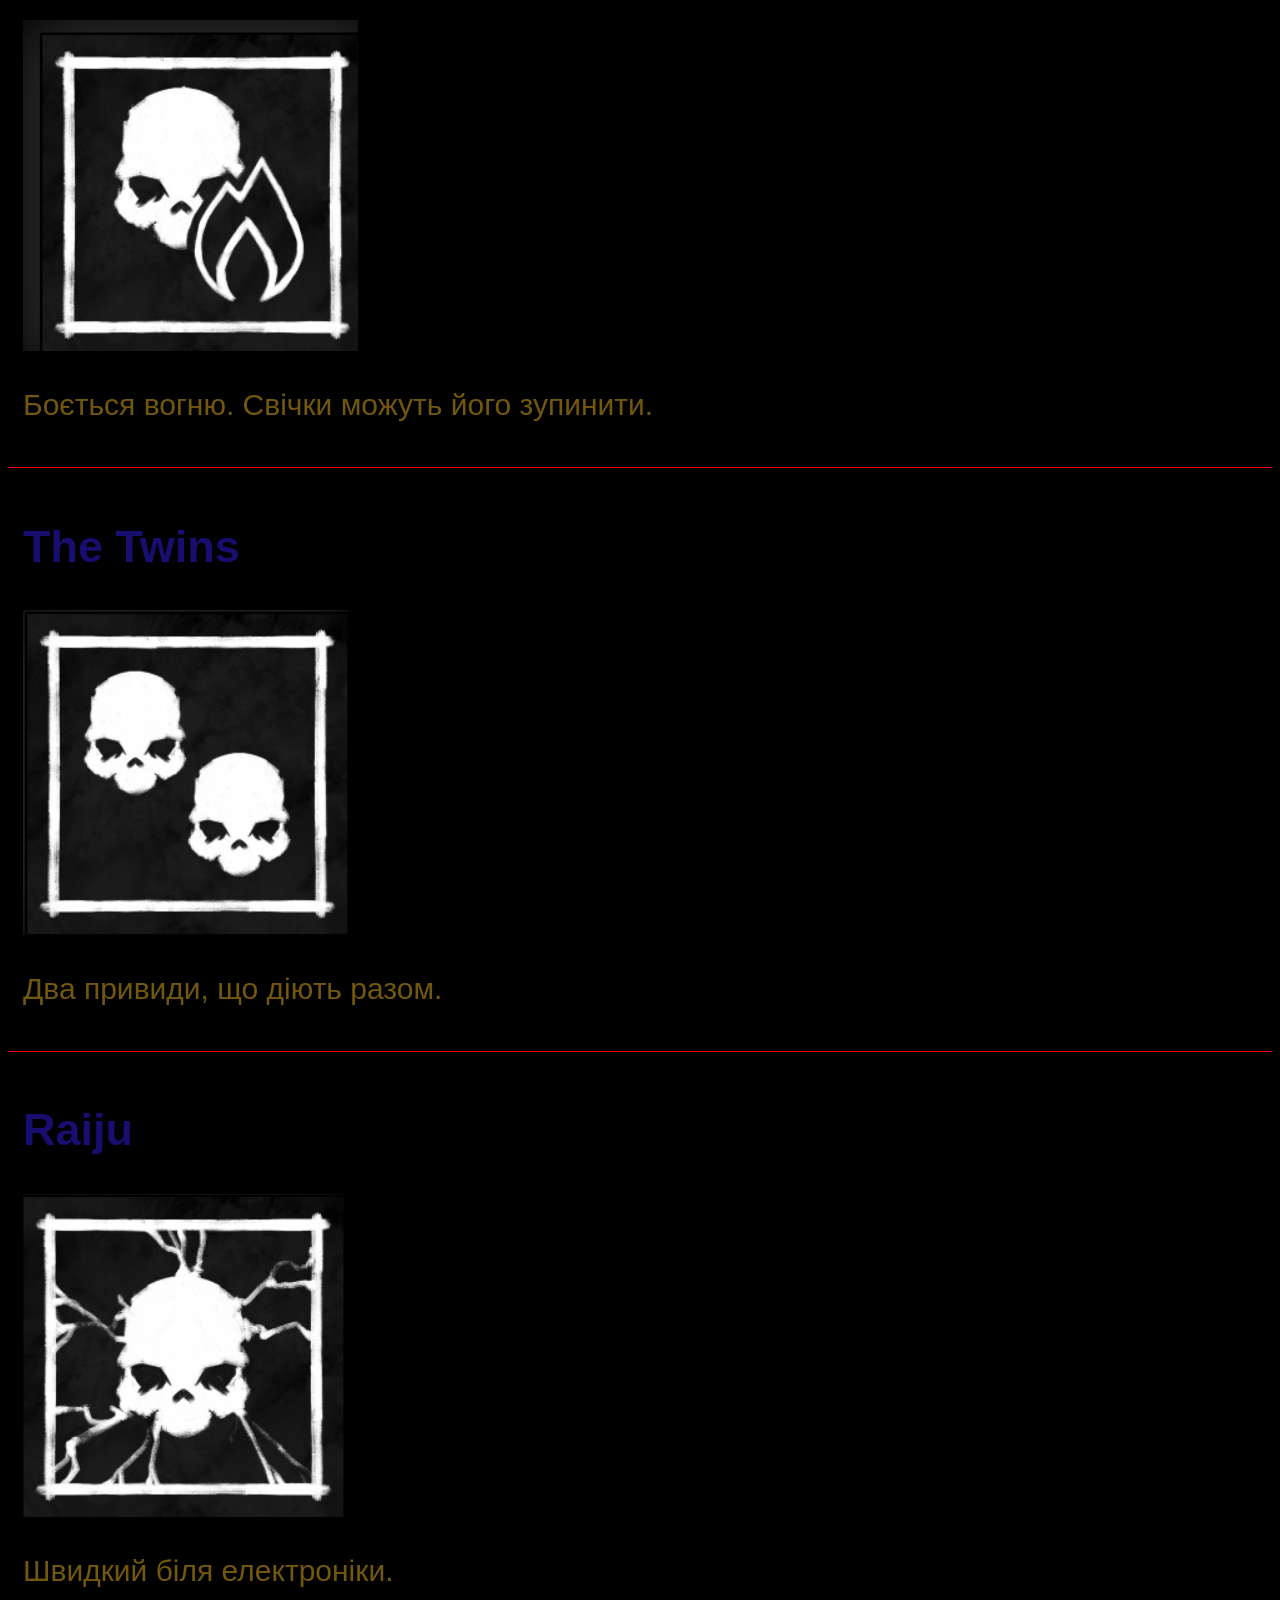
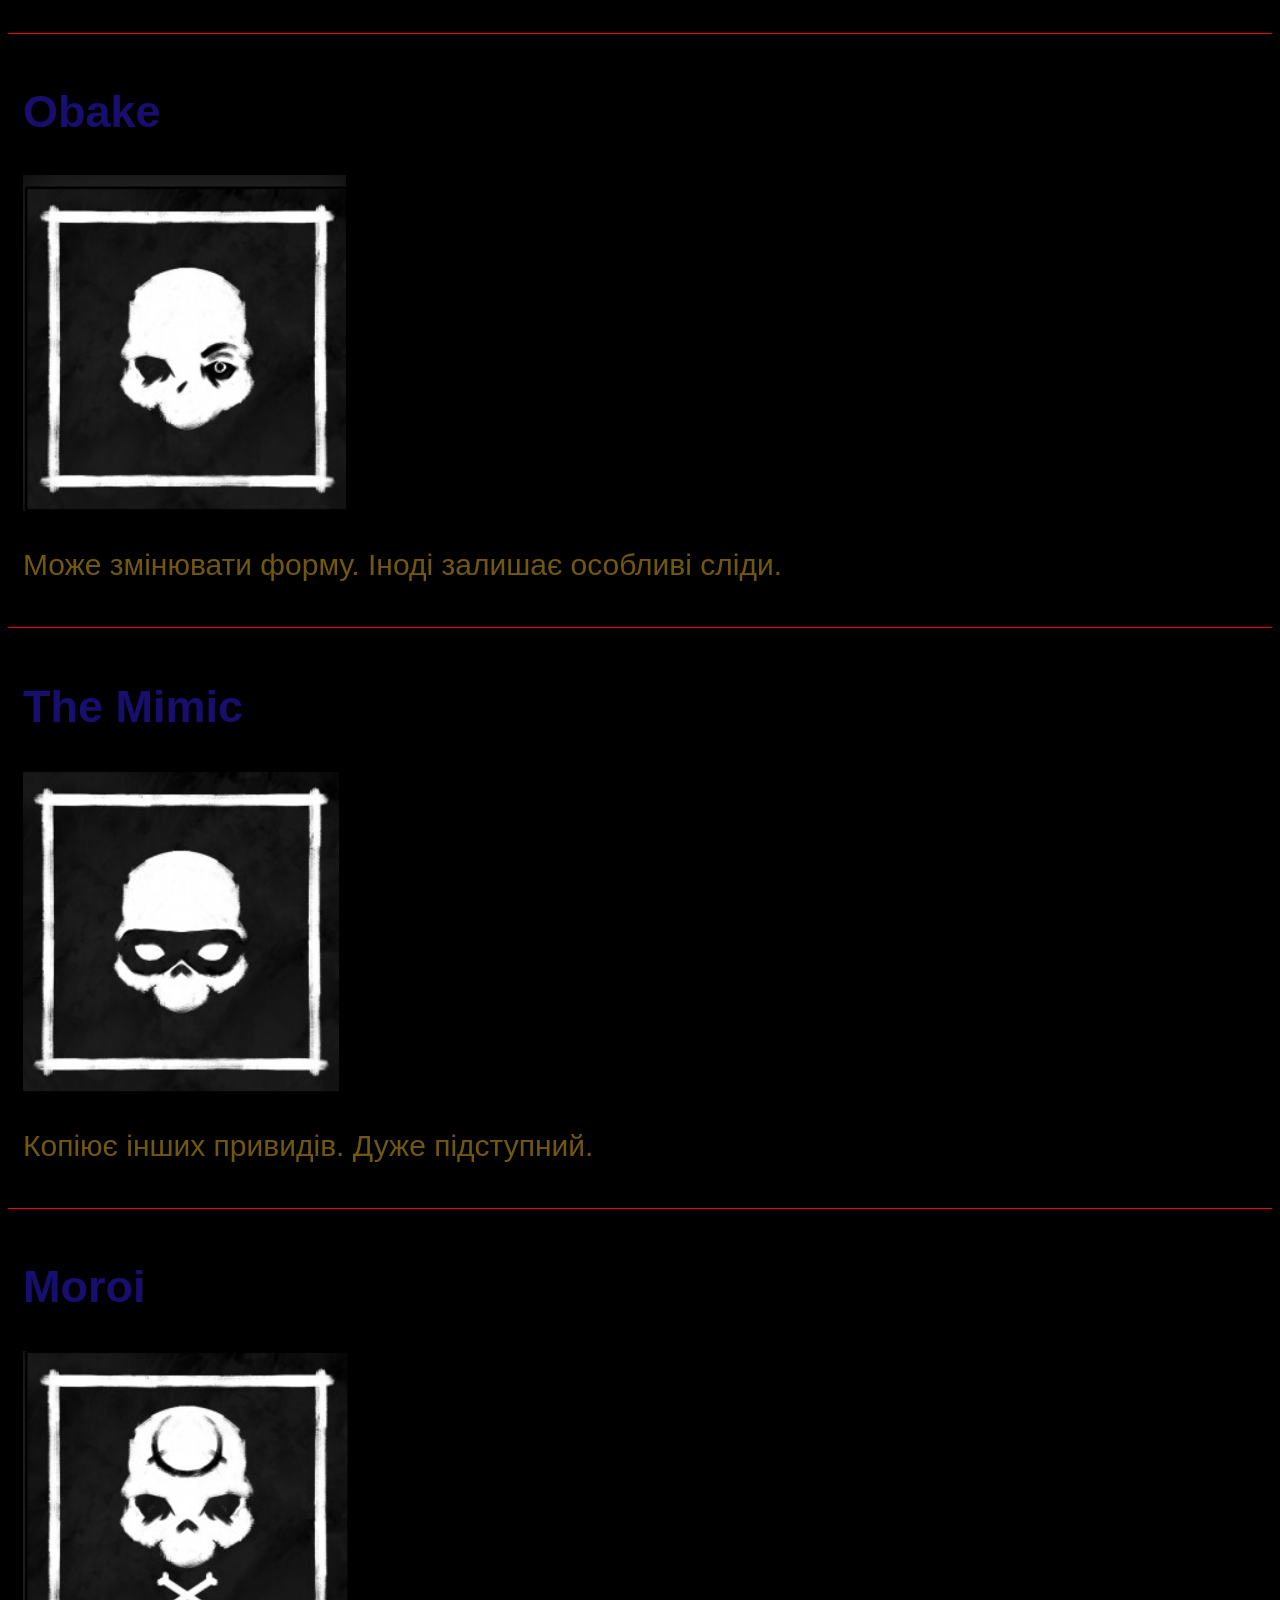
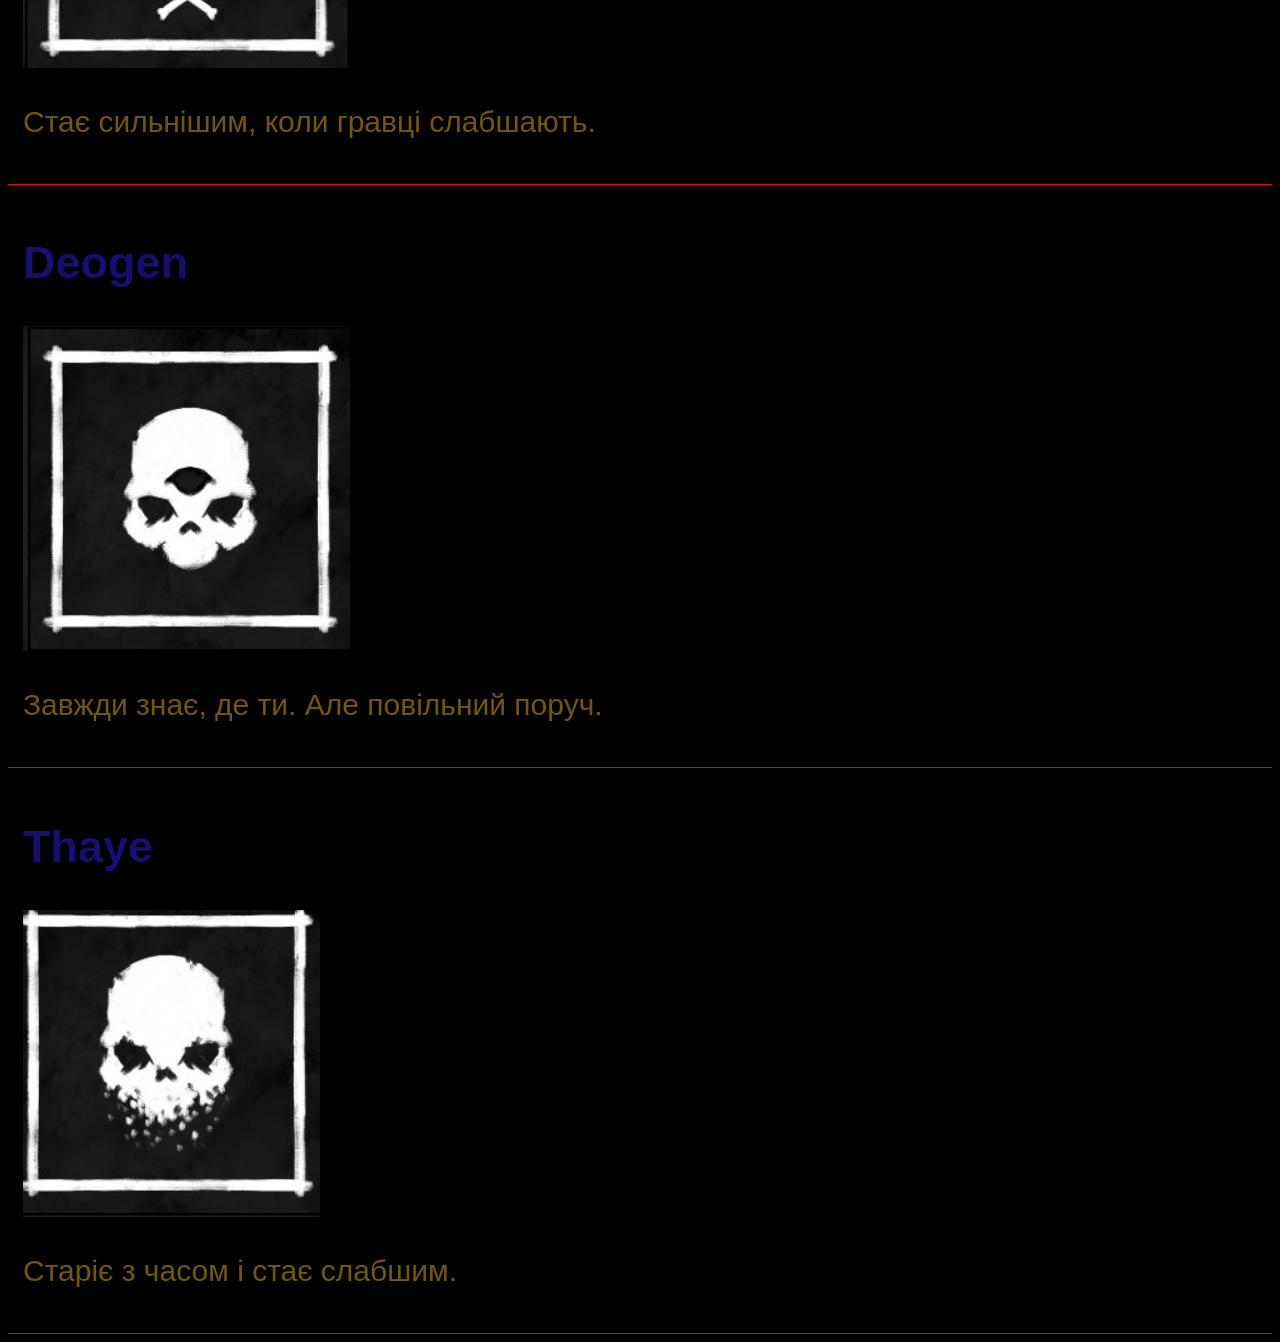
<file: ghosts.html>
<!DOCTYPE html>
<html lang="uk">
<head>
    <meta charset="UTF-8">
    <title>Привиди - Phasmophobia</title>
    <style>
        body {
            background-color: black;
            color: rgb(114, 87, 14);
            font-family: Arial, sans-serif;
            font-size:30px ;
        }

        h1 {
            text-align: center;
            font-size: 40px;
        }

        .ghost {
            border-bottom: 1px solid red;
            padding: 15px;
        }

        .ghost h2 {
            color: #180e70;
        }

        a {
            color: red;
            text-decoration: none;
        }

        a:hover {
            text-decoration: underline;
        }

        .menu {
            text-align: center;
            margin-bottom: 20px;
        }
    </style>
</head>
<body>

<div class="menu">
    <a href="index.html">← Назад на головну</a>
</div>

<h1>Привиди у Phasmophobia</h1>

<div class="ghost">
    <h2>Spirit</h2>
    <img src="Spirit_Discovered.png">
    <p>Звичайний привид без особливих здібностей. Легко зупиняється за допомогою розп’яття.</p>
    
</div>

<div class="ghost">
    <h2>Wraith</h2>
    <img src="Mare_Discovered.png">
    <p>Може літати і не залишає слідів. Боїться солі.</p>
</div>

<div class="ghost">
    <h2>Phantom</h2>
    <img src="Phant.png">
    <p>Зникає при фотографуванні. Сильно впливає на розум гравця.</p>
</div>

<div class="ghost">
    <h2>Poltergeist</h2>
    <img src="Polt.png">
    <p>Любить кидати предмети. Чим більше предметів — тим небезпечніший.</p>
</div>

<div class="ghost">
  
    <h2>Banshee</h2>
    <img src="Ban.png">
    <p>Полює тільки на одну ціль. Дуже небезпечний.</p>
</div>

<div class="ghost">
    <h2>Jinn</h2>
    <img src="Jin.png">
    <p>Швидкий, коли є електрика. Вимикай світло, щоб послабити його.</p>
</div>

<div class="ghost">
    <h2>Mare</h2>
    <img src="MAre.png">
    <p>Сильніший у темряві. Часто вимикає світло.</p>
</div>

<div class="ghost">
    <h2>Revenant</h2>
    <img src="REV.png">
    <p>Дуже повільний, але стає надшвидким під час полювання.</p>
</div>

<div class="ghost">
    <h2>Shade</h2>
    <img src="Shade.png">
    <p>Сором’язливий привид. Рідко атакує, якщо поруч багато людей.</p>
</div>

<div class="ghost">
    <h2>Demon</h2>
    <img src="Dem.png">
    <p>Атакує частіше за інших. Один з найнебезпечніших.</p>
</div>

<div class="ghost">
    <h2>Yurei</h2>
    <img src="Yr.png">
    <p>Сильно впливає на розум. Закриває двері.</p>
</div>

<div class="ghost">
    <h2>Oni</h2>
    <img src="Oni.png">
    <p>Дуже активний. Часто показується гравцям.</p>
</div>

<div class="ghost">
    <h2>Yokai</h2>
    <img src="Yok.png">
    <p>Реагує на голос. Не говори поруч із ним.</p>
</div>

<div class="ghost">
    <h2>Hantu</h2>
    <img src="HAN.png">
    <p>Любить холод. Швидший при низькій температурі.</p>
</div>

<div class="ghost">
    <h2>Goryo</h2>
    <img src="g.png">
    <p>Видимий тільки через камери.</p>
</div>

<div class="ghost">
    <h2>Myling</h2>
    <img src="MYL.png">
    <p>Тихий під час полювання. Його важко почути.</p>
</div>

<div class="ghost">
    <h2>Onryo</h2>
    <img src="ONr.png">
    <p>Боється вогню. Свічки можуть його зупинити.</p>
</div>

<div class="ghost">
    <h2>The Twins</h2>
    <img src="THE.png">
    <p>Два привиди, що діють разом.</p>
</div>

<div class="ghost">
    <h2>Raiju</h2>
    <img src="R.png">
    <p>Швидкий біля електроніки.</p>
</div>

<div class="ghost">
    <h2>Obake</h2>
    <img src="o.png">
    <p>Може змінювати форму. Іноді залишає особливі сліди.</p>
</div>

<div class="ghost">
    <h2>The Mimic</h2>
    <img src="T.png">
    <p>Копіює інших привидів. Дуже підступний.</p>
</div>

<div class="ghost">
    <h2>Moroi</h2>
    <img src="m.png">
    <p>Стає сильнішим, коли гравці слабшають.</p>
</div>

<div class="ghost">
    <h2>Deogen</h2>
    <img src="D.png">
    <p>Завжди знає, де ти. Але повільний поруч.</p>
</div>

<div class="ghost">
    <h2>Thaye</h2>
    <img src="TH.png">
    <p>Старіє з часом і стає слабшим.</p>
</div>

</body>
</html>
</file>
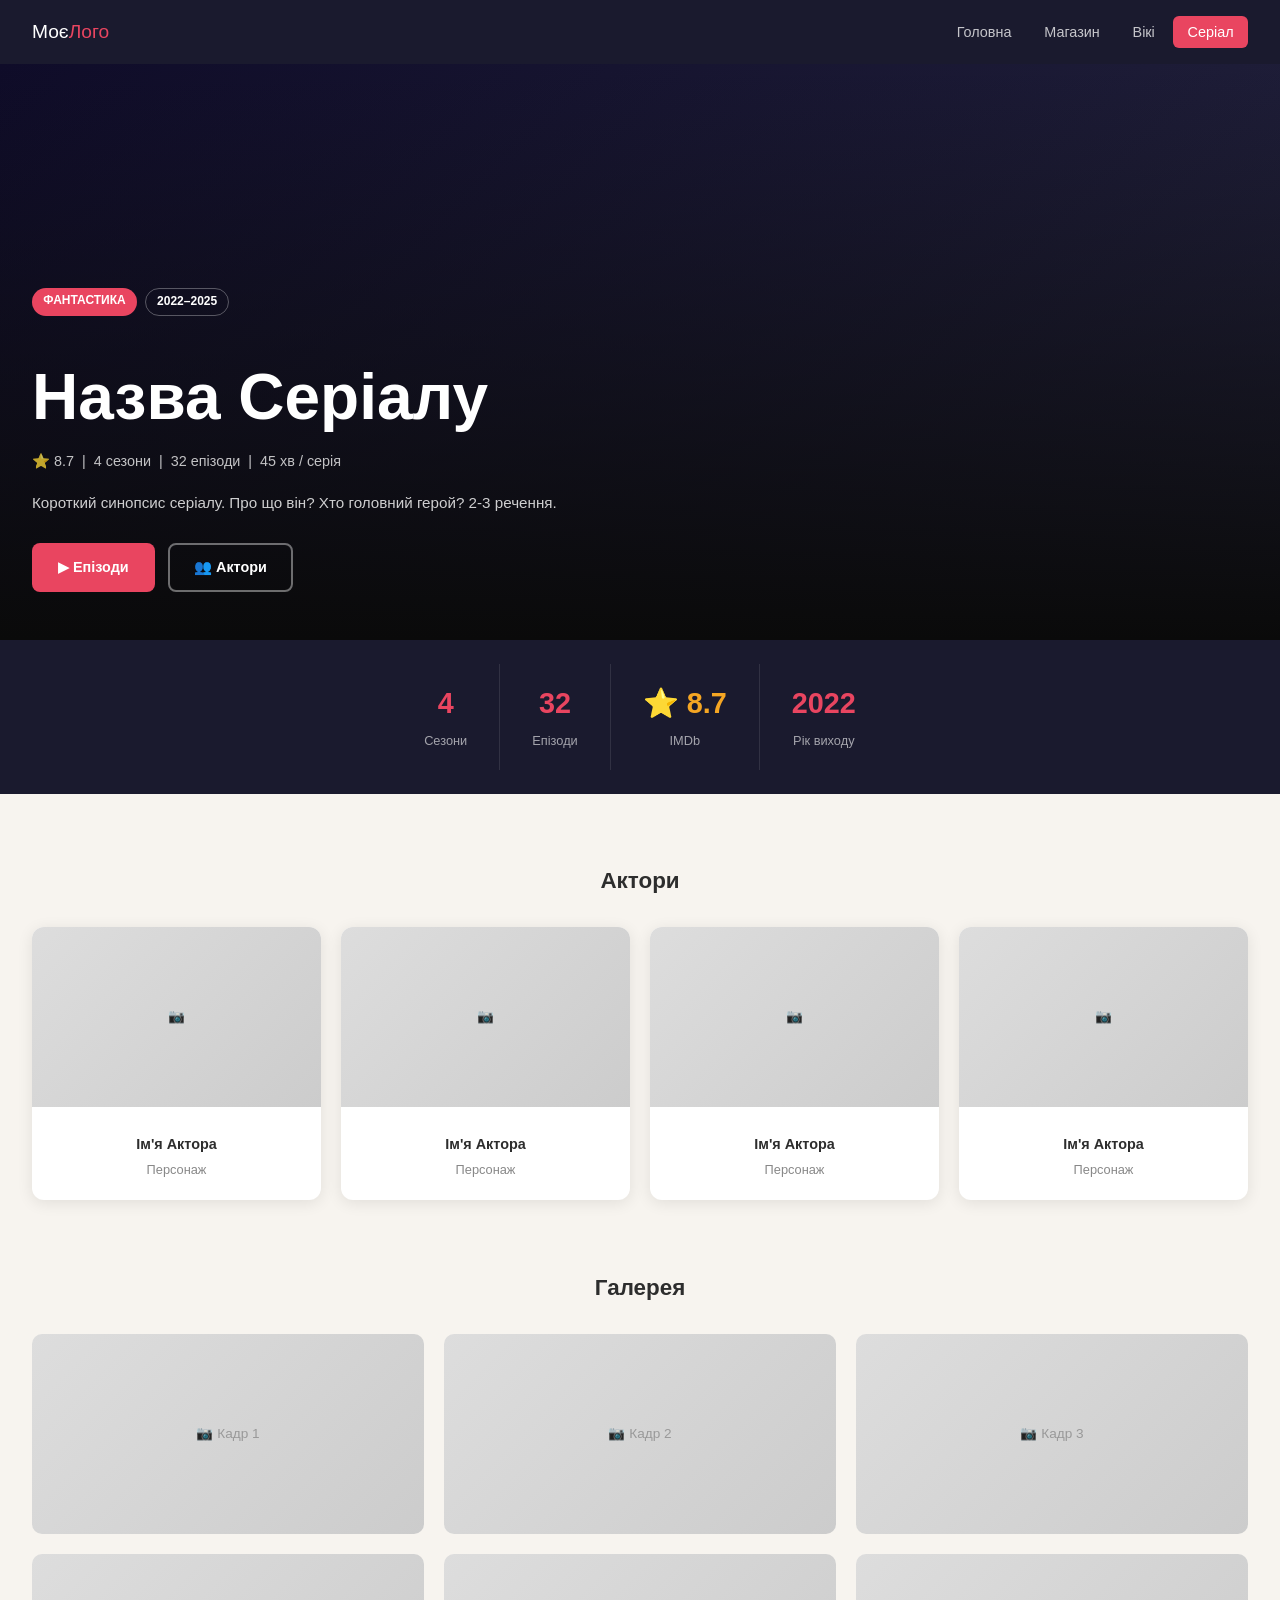
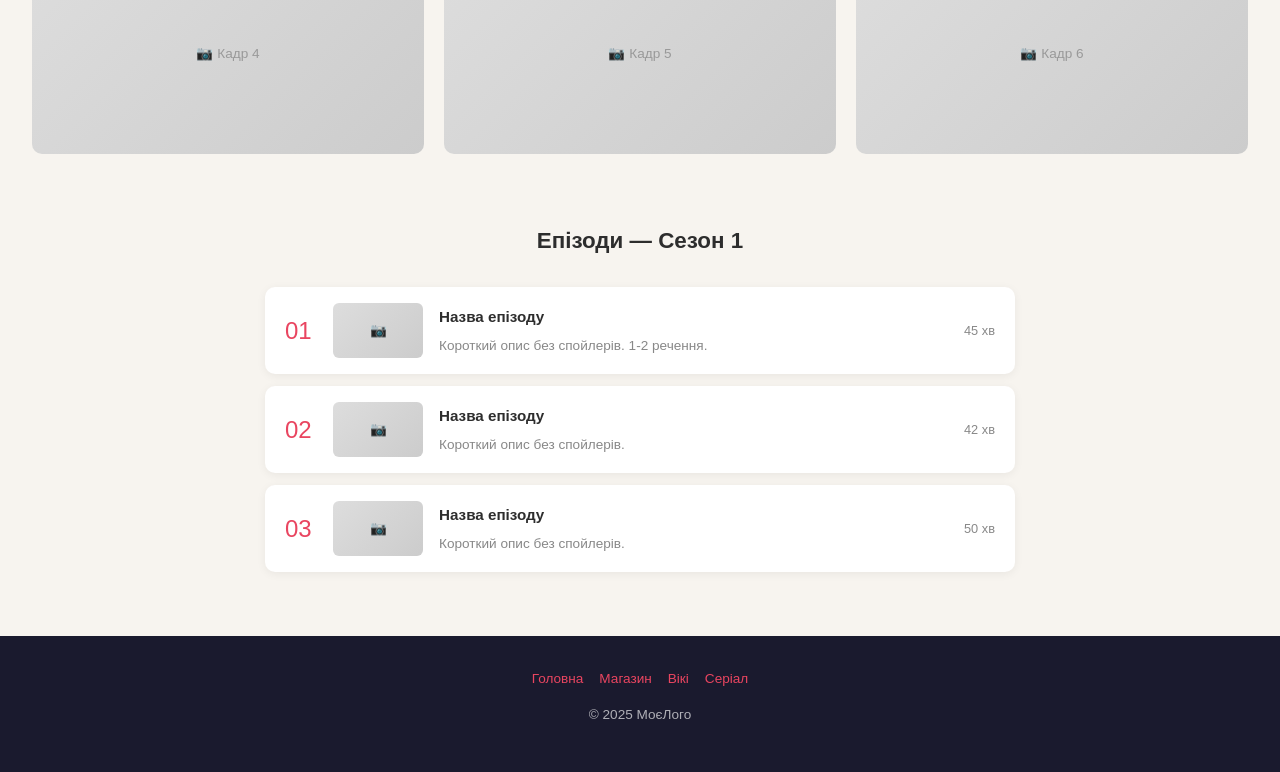
<file: Привіт/series.html>
<!DOCTYPE html>
<html lang="uk">
<head>
  <meta charset="UTF-8">
  <meta name="viewport" content="width=device-width, initial-scale=1.0">
  <title>Мій сайт — Серіал</title>  <!-- ✏️ -->
  <link rel="stylesheet" href="style.css">
  <style>
    /* Стилі тільки для сторінки серіалу */

    /* Hero з темним градієнтом поверх фону */
    .series-hero {
      min-height: 480px;
      display: flex;
      align-items: flex-end;
      padding: 3rem 2rem;
      /* ✏️ Заміни нижній рядок на: background-image: url('постер.jpg'); */
      background: linear-gradient(to top, #0a0a0a 0%, rgba(10,10,10,.4) 60%, transparent 100%),
                  linear-gradient(135deg, #0f0c29, #24243e);
      background-size: cover;
      background-position: center;
    }

    /* Картка актора */
    .actor-card { text-align:center; }
    .actor-card .actor-photo { height:180px; width:100%; object-fit:cover; }
    .actor-card p { margin:.5rem 0 0; font-size:.9rem; font-weight:600; }
    .actor-card span { font-size:.8rem; color:var(--сірий); }

    /* Рядок епізоду */
    .episode {
      background: #fff;
      border-radius:10px;
      padding:1rem 1.25rem;
      display:flex;
      gap:1rem;
      align-items:center;
      box-shadow:0 2px 10px rgba(0,0,0,.06);
    }
    .ep-num {
      font-family:'Unbounded',sans-serif;
      font-size:1.5rem;
      color:var(--акцент);
      min-width:2rem;
    }
  </style>
</head>
<body>


<!-- НАВІГАЦІЯ -->
<nav>
  <a href="index.html" class="logo">Моє<span>Лого</span></a>
  <ul>
    <li><a href="index.html">Головна</a></li>
    <li><a href="shop.html">Магазин</a></li>
    <li><a href="wiki.html">Вікі</a></li>
    <li><a href="series.html" class="active">Серіал</a></li>
  </ul>
</nav>


<!-- ╔══════════════════════════════════╗
     ║  БЛОК 1: ПОСТЕР СЕРІАЛУ        ║
     ║  ✏️ Змінити: назву, жанри,     ║
     ║     опис, .series-hero фон     ║
     ╚══════════════════════════════════╝ -->
<div class="series-hero">
  <div style="color:#fff; max-width:600px;">

    <!-- Жанри (дублюй <span> для нових) -->
    <div style="display:flex; gap:.5rem; margin-bottom:1rem; flex-wrap:wrap;">
      <span class="badge badge-red">Фантастика</span>  <!-- ✏️ -->
      <span class="badge badge-gray" style="color:#fff; border-color:rgba(255,255,255,.3);">2022–2025</span>  <!-- ✏️ -->
    </div>

    <h1 style="color:#fff; font-size:clamp(2rem,6vw,4rem); margin-bottom:.75rem;">
      Назва Серіалу  <!-- ✏️ -->
    </h1>

    <!-- Мета-інфо -->
    <p style="opacity:.75; font-size:.9rem; margin-bottom:1rem;">
      ⭐ 8.7 &nbsp;|&nbsp; 4 сезони &nbsp;|&nbsp; 32 епізоди &nbsp;|&nbsp; 45 хв / серія  <!-- ✏️ -->
    </p>

    <p style="opacity:.8; margin-bottom:1.75rem; font-size:.95rem;">
      Короткий синопсис серіалу. Про що він? Хто головний герой? 2-3 речення.  <!-- ✏️ -->
    </p>

    <a href="#епізоди" class="btn btn-red">▶ Епізоди</a>  <!-- ✏️ -->
    &nbsp;
    <a href="#акторі" class="btn btn-border" style="color:#fff; border-color:rgba(255,255,255,.4);">👥 Актори</a>

  </div>
</div>


<!-- ╔══════════════════════════════════╗
     ║  БЛОК 2: ЗАГАЛЬНА ІНФОРМАЦІЯ   ║
     ║  ✏️ Змінити числа та підписи   ║
     ║  ➕ Дублюй <div> для нових     ║
     ╚══════════════════════════════════╝ -->
<section style="background: var(--темний); padding: 1.5rem 2rem;">
  <div style="display:flex; justify-content:center; flex-wrap:wrap; gap:0; max-width:700px; margin:0 auto;">

    <!-- ── Плашка (скопіюй для нової) ── -->
    <div style="text-align:center; padding:1rem 2rem; border-right:1px solid rgba(255,255,255,.1); color:#fff;">
      <strong style="display:block; font-size:1.8rem; color:var(--акцент);">4</strong>
      <span style="font-size:.8rem; opacity:.6;">Сезони</span>  <!-- ✏️ -->
    </div>

    <div style="text-align:center; padding:1rem 2rem; border-right:1px solid rgba(255,255,255,.1); color:#fff;">
      <strong style="display:block; font-size:1.8rem; color:var(--акцент);">32</strong>
      <span style="font-size:.8rem; opacity:.6;">Епізоди</span>  <!-- ✏️ -->
    </div>

    <div style="text-align:center; padding:1rem 2rem; border-right:1px solid rgba(255,255,255,.1); color:#fff;">
      <strong style="display:block; font-size:1.8rem; color:#f5a623;">⭐ 8.7</strong>
      <span style="font-size:.8rem; opacity:.6;">IMDb</span>  <!-- ✏️ -->
    </div>

    <div style="text-align:center; padding:1rem 2rem; color:#fff;">
      <strong style="display:block; font-size:1.8rem; color:var(--акцент);">2022</strong>
      <span style="font-size:.8rem; opacity:.6;">Рік виходу</span>  <!-- ✏️ -->
    </div>

  </div>
</section>


<!-- ╔══════════════════════════════════╗
     ║  БЛОК 3: АКТОРИ / ПЕРСОНАЖІ    ║
     ║  ✏️ Замінити фото, імена, ролі  ║
     ║  ➕ Дублюй <li> для нових       ║
     ╚══════════════════════════════════╝ -->
<section id="актори" style="padding: 3.5rem 2rem;">

  <h2 style="text-align:center; font-size:1.4rem; margin-bottom:2rem;">Актори</h2>  <!-- ✏️ -->

  <ul class="grid-4" style="list-style:none; padding:0; margin:0;">

    <!-- ── Актор (скопіюй <li> для нового) ── -->
    <li class="card actor-card">
      <!-- Фото (заміни .placeholder на <img src="актор.jpg" alt="ім'я">) -->
      <div class="placeholder actor-photo">📷</div>
      <div class="card-body">
        <p>Ім'я Актора</p>  <!-- ✏️ -->
        <span>Персонаж</span>  <!-- ✏️ -->
      </div>
    </li>

    <li class="card actor-card">
      <div class="placeholder actor-photo">📷</div>
      <div class="card-body"><p>Ім'я Актора</p><span>Персонаж</span></div>
    </li>

    <li class="card actor-card">
      <div class="placeholder actor-photo">📷</div>
      <div class="card-body"><p>Ім'я Актора</p><span>Персонаж</span></div>
    </li>

    <li class="card actor-card">
      <div class="placeholder actor-photo">📷</div>
      <div class="card-body"><p>Ім'я Актора</p><span>Персонаж</span></div>
    </li>

  </ul>
</section>


<!-- ╔══════════════════════════════════╗
     ║  БЛОК 4: ГАЛЕРЕЯ ФОТО          ║
     ║  ✏️ Замінити .placeholder на   ║
     ║     <img src="кадр.jpg">       ║
     ║  ➕ Дублюй <li> для нових фото  ║
     ╚══════════════════════════════════╝ -->
<section style="padding: 0 2rem 3.5rem;">

  <h2 style="text-align:center; font-size:1.4rem; margin-bottom:2rem;">Галерея</h2>  <!-- ✏️ -->

  <ul class="grid-3" style="list-style:none; padding:0; margin:0;">
    <!-- ── Фото (скопіюй <li> для нового) ── -->
    <li style="border-radius:10px; overflow:hidden;">
      <div class="placeholder" style="height:200px;">📷 Кадр 1</div>
    </li>
    <li style="border-radius:10px; overflow:hidden;">
      <div class="placeholder" style="height:200px;">📷 Кадр 2</div>
    </li>
    <li style="border-radius:10px; overflow:hidden;">
      <div class="placeholder" style="height:200px;">📷 Кадр 3</div>
    </li>
    <li style="border-radius:10px; overflow:hidden;">
      <div class="placeholder" style="height:200px;">📷 Кадр 4</div>
    </li>
    <li style="border-radius:10px; overflow:hidden;">
      <div class="placeholder" style="height:200px;">📷 Кадр 5</div>
    </li>
    <li style="border-radius:10px; overflow:hidden;">
      <div class="placeholder" style="height:200px;">📷 Кадр 6</div>
    </li>
  </ul>

</section>


<!-- ╔══════════════════════════════════╗
     ║  БЛОК 5: СПИСОК ЕПІЗОДІВ       ║
     ║  ✏️ Змінити номери, назви      ║
     ║  ➕ Дублюй .episode для нових   ║
     ╚══════════════════════════════════╝ -->
<section id="епізоди" style="padding: 0 2rem 4rem; background: var(--фон);">

  <h2 style="text-align:center; font-size:1.4rem; margin-bottom:2rem;">Епізоди — Сезон 1</h2>  <!-- ✏️ -->

  <ul style="list-style:none; padding:0; margin:0 auto; max-width:750px; display:flex; flex-direction:column; gap:.75rem;">

    <!-- ── Епізод (скопіюй <li> для нового) ── -->
    <li class="episode">
      <span class="ep-num">01</span>  <!-- ✏️ номер -->
      <!-- Фото (необов'язково, видали якщо непотрібно) -->
      <div class="placeholder" style="width:90px; height:55px; border-radius:6px; flex-shrink:0; min-height:unset;">📷</div>
      <div>
        <strong style="font-size:.95rem;">Назва епізоду</strong>  <!-- ✏️ -->
        <p style="margin:.25rem 0 0; font-size:.85rem; color:var(--сірий);">Короткий опис без спойлерів. 1-2 речення.</p>  <!-- ✏️ -->
      </div>
      <span style="margin-left:auto; font-size:.8rem; color:var(--сірий); white-space:nowrap;">45 хв</span>  <!-- ✏️ -->
    </li>

    <li class="episode">
      <span class="ep-num">02</span>
      <div class="placeholder" style="width:90px; height:55px; border-radius:6px; flex-shrink:0; min-height:unset;">📷</div>
      <div>
        <strong style="font-size:.95rem;">Назва епізоду</strong>
        <p style="margin:.25rem 0 0; font-size:.85rem; color:var(--сірий);">Короткий опис без спойлерів.</p>
      </div>
      <span style="margin-left:auto; font-size:.8rem; color:var(--сірий); white-space:nowrap;">42 хв</span>
    </li>

    <li class="episode">
      <span class="ep-num">03</span>
      <div class="placeholder" style="width:90px; height:55px; border-radius:6px; flex-shrink:0; min-height:unset;">📷</div>
      <div>
        <strong style="font-size:.95rem;">Назва епізоду</strong>
        <p style="margin:.25rem 0 0; font-size:.85rem; color:var(--сірий);">Короткий опис без спойлерів.</p>
      </div>
      <span style="margin-left:auto; font-size:.8rem; color:var(--сірий); white-space:nowrap;">50 хв</span>
    </li>

  </ul>
</section>


<!-- ПІДВАЛ -->
<footer>
  <ul>
    <li><a href="index.html">Головна</a></li>
    <li><a href="shop.html">Магазин</a></li>
    <li><a href="wiki.html">Вікі</a></li>
    <li><a href="series.html">Серіал</a></li>
  </ul>
  <p>&copy; 2025 МоєЛого</p>
</footer>


</body>
</html>
</file>
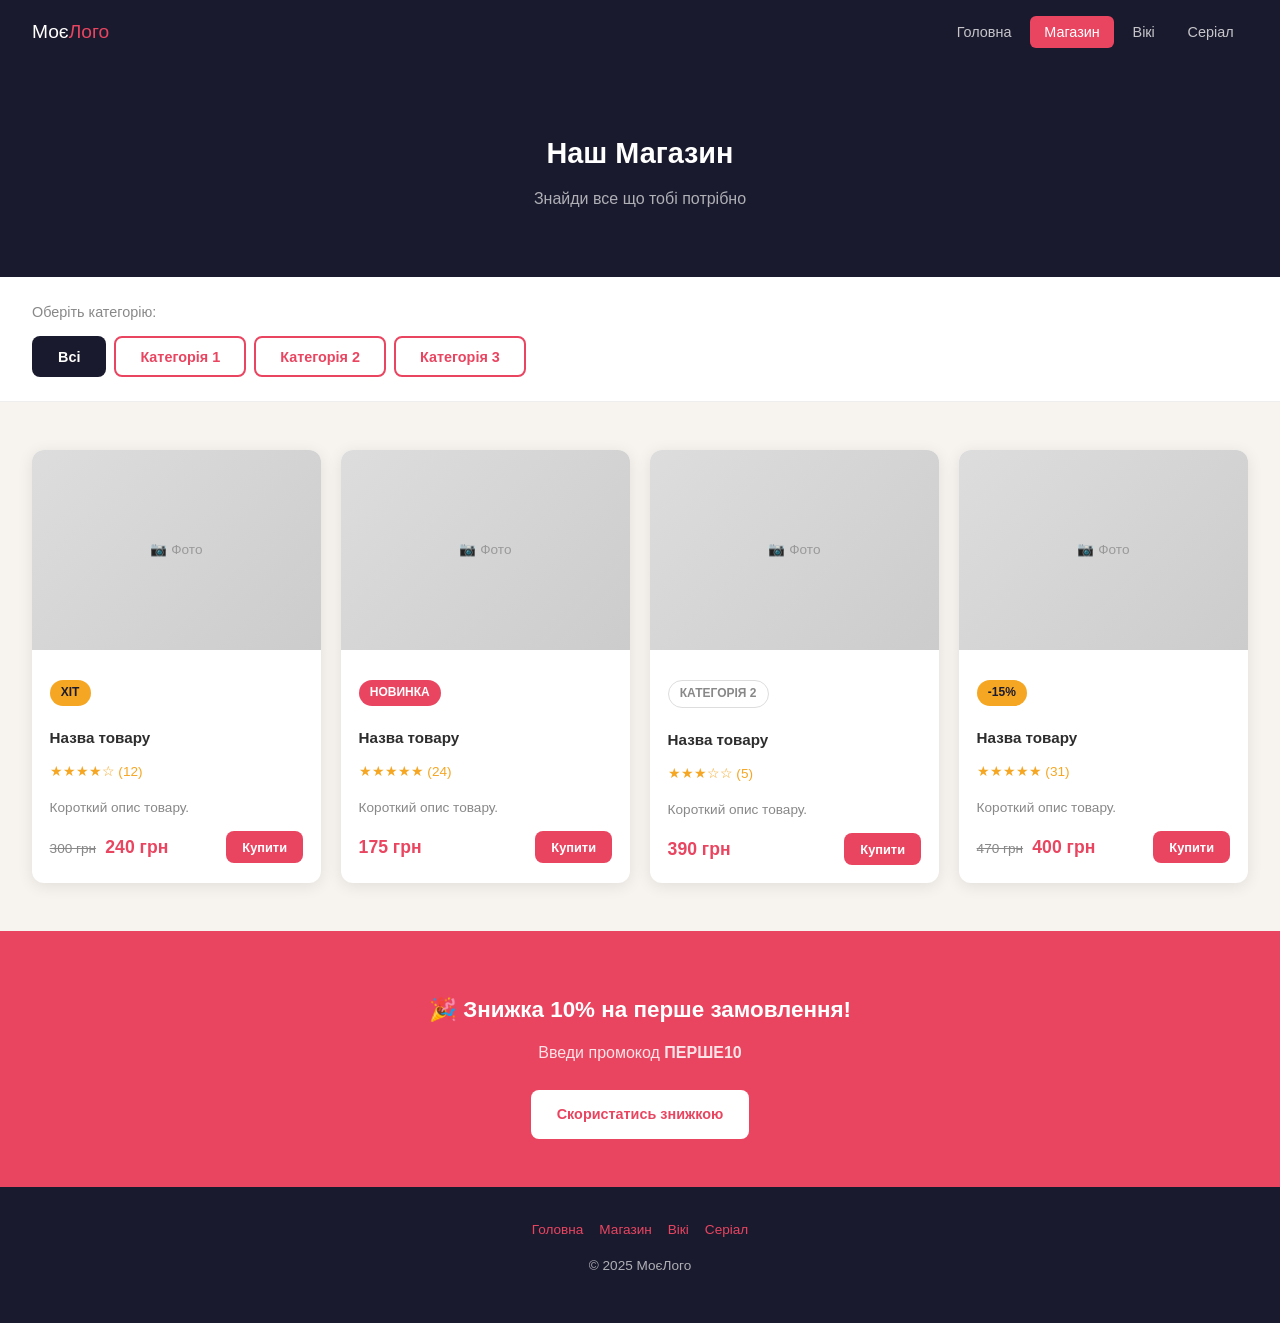
<file: Привіт/shop.html>
<!DOCTYPE html>
<html lang="uk">
<head>
  <meta charset="UTF-8">
  <meta name="viewport" content="width=device-width, initial-scale=1.0">
  <title>Мій сайт — Магазин</title>  <!-- ✏️ -->
  <link rel="stylesheet" href="style.css">
  <style>
    /* Стилі тільки для сторінки магазину */
    .price       { color: var(--акцент); font-weight:700; font-size:1.1rem; }
    .price-old   { text-decoration:line-through; color:var(--сірий); font-size:.85rem; margin-right:.3rem; }
    .stars       { color:#f5a623; font-size:.85rem; }
  </style>
</head>
<body>


<!-- НАВІГАЦІЯ (однакова на всіх сторінках) -->
<nav>
  <a href="index.html" class="logo">Моє<span>Лого</span></a>
  <ul>
    <li><a href="index.html">Головна</a></li>
    <li><a href="shop.html" class="active">Магазин</a></li>
    <li><a href="wiki.html">Вікі</a></li>
    <li><a href="series.html">Серіал</a></li>
  </ul>
</nav>


<!-- ╔══════════════════════════════════╗
     ║  БЛОК 1: ЗАГОЛОВОК СТОРІНКИ    ║
     ║  ✏️ Змінити: текст, колір фону  ║
     ╚══════════════════════════════════╝ -->
<section style="background: var(--темний); color:#fff; padding:3rem 2rem; text-align:center;">
  <h1 style="color:#fff; font-size:1.8rem; margin-bottom:.5rem;">Наш Магазин</h1>  <!-- ✏️ -->
  <p style="opacity:.65;">Знайди все що тобі потрібно</p>  <!-- ✏️ -->
</section>


<!-- ╔══════════════════════════════════╗
     ║  БЛОК 2: ФІЛЬТРИ (кнопки)      ║
     ║  ✏️ Змінити: назви категорій   ║
     ║  ➕ Дублювати: скопіюй <button> ║
     ╚══════════════════════════════════╝ -->
<section style="padding: 1.5rem 2rem; background:#fff; border-bottom:1px solid #eee;">
  <p style="color:var(--сірий); margin:0 0 .75rem; font-size:.9rem;">Оберіть категорію:</p>
  <div style="display:flex; gap:.5rem; flex-wrap:wrap;">

    <!-- ── Скопіюй <button> для нової категорії ── -->
    <button class="btn btn-dark"   onclick="filterActive(this)">Всі</button>         <!-- ✏️ -->
    <button class="btn btn-border" onclick="filterActive(this)">Категорія 1</button>  <!-- ✏️ -->
    <button class="btn btn-border" onclick="filterActive(this)">Категорія 2</button>  <!-- ✏️ -->
    <button class="btn btn-border" onclick="filterActive(this)">Категорія 3</button>  <!-- ✏️ -->

  </div>
</section>


<!-- ╔══════════════════════════════════╗
     ║  БЛОК 3: СІТКА ТОВАРІВ         ║
     ║  ✏️ Замінити: фото, назви, ціни ║
     ║  ➕ Дублювати: скопіюй <li>     ║
     ║  ➖ Видалити: видали <li>        ║
     ╚══════════════════════════════════╝ -->
<section style="padding: 3rem 2rem;">

  <ul class="grid-4" style="list-style:none; padding:0; margin:0;">

    <!-- ══ ТОВАР (скопіюй цей <li> для нового товару) ══ -->
    <li class="card">
      <!-- Фото товару (заміни .placeholder на <img src="фото.jpg" alt="назва">) -->
      <div class="placeholder" style="height:200px;">📷 Фото</div>
      <div class="card-body">
        <p class="badge badge-yellow" style="margin-bottom:.5rem;">Хіт</p>  <!-- ✏️ або видали -->
        <h3 style="font-size:.95rem; margin-bottom:.35rem;">Назва товару</h3>  <!-- ✏️ -->
        <p class="stars" style="margin-bottom:.5rem;">★★★★☆ (12)</p>  <!-- ✏️ -->
        <p style="color:var(--сірий); font-size:.85rem; margin-bottom:.75rem;">Короткий опис товару.</p>  <!-- ✏️ -->
        <div style="display:flex; justify-content:space-between; align-items:center;">
          <div>
            <span class="price-old">300 грн</span>  <!-- ✏️ або видали цей рядок якщо немає знижки -->
            <span class="price">240 грн</span>  <!-- ✏️ ціна -->
          </div>
          <button class="btn btn-red" style="font-size:.8rem; padding:.4rem .9rem;">Купити</button>
        </div>
      </div>
    </li>
    <!-- ══ кінець ТОВАРУ ══ -->

    <!-- ══ ТОВАР 2 ══ -->
    <li class="card">
      <div class="placeholder" style="height:200px;">📷 Фото</div>
      <div class="card-body">
        <p class="badge badge-red" style="margin-bottom:.5rem;">Новинка</p>
        <h3 style="font-size:.95rem; margin-bottom:.35rem;">Назва товару</h3>
        <p class="stars" style="margin-bottom:.5rem;">★★★★★ (24)</p>
        <p style="color:var(--сірий); font-size:.85rem; margin-bottom:.75rem;">Короткий опис товару.</p>
        <div style="display:flex; justify-content:space-between; align-items:center;">
          <span class="price">175 грн</span>
          <button class="btn btn-red" style="font-size:.8rem; padding:.4rem .9rem;">Купити</button>
        </div>
      </div>
    </li>

    <!-- ══ ТОВАР 3 ══ -->
    <li class="card">
      <div class="placeholder" style="height:200px;">📷 Фото</div>
      <div class="card-body">
        <p class="badge badge-gray" style="margin-bottom:.5rem;">Категорія 2</p>
        <h3 style="font-size:.95rem; margin-bottom:.35rem;">Назва товару</h3>
        <p class="stars" style="margin-bottom:.5rem;">★★★☆☆ (5)</p>
        <p style="color:var(--сірий); font-size:.85rem; margin-bottom:.75rem;">Короткий опис товару.</p>
        <div style="display:flex; justify-content:space-between; align-items:center;">
          <span class="price">390 грн</span>
          <button class="btn btn-red" style="font-size:.8rem; padding:.4rem .9rem;">Купити</button>
        </div>
      </div>
    </li>

    <!-- ══ ТОВАР 4 ══ -->
    <li class="card">
      <div class="placeholder" style="height:200px;">📷 Фото</div>
      <div class="card-body">
        <p class="badge badge-yellow" style="margin-bottom:.5rem;">-15%</p>
        <h3 style="font-size:.95rem; margin-bottom:.35rem;">Назва товару</h3>
        <p class="stars" style="margin-bottom:.5rem;">★★★★★ (31)</p>
        <p style="color:var(--сірий); font-size:.85rem; margin-bottom:.75rem;">Короткий опис товару.</p>
        <div style="display:flex; justify-content:space-between; align-items:center;">
          <div>
            <span class="price-old">470 грн</span>
            <span class="price">400 грн</span>
          </div>
          <button class="btn btn-red" style="font-size:.8rem; padding:.4rem .9rem;">Купити</button>
        </div>
      </div>
    </li>

  </ul>
</section>


<!-- ╔══════════════════════════════════╗
     ║  БЛОК 4: БАНЕР АКЦІЇ           ║
     ║  ✏️ Змінити текст або видалити  ║
     ╚══════════════════════════════════╝ -->
<section style="background: var(--акцент); color:#fff; text-align:center; padding:3rem 2rem;">
  <h2 style="color:#fff; font-size:1.4rem; margin-bottom:.5rem;">🎉 Знижка 10% на перше замовлення!</h2>  <!-- ✏️ -->
  <p style="opacity:.85; margin-bottom:1.5rem;">Введи промокод <strong>ПЕРШЕ10</strong></p>  <!-- ✏️ -->
  <a href="#" class="btn" style="background:#fff; color:var(--акцент); font-weight:700;">Скористатись знижкою</a>
</section>


<!-- ПІДВАЛ -->
<footer>
  <ul>
    <li><a href="index.html">Головна</a></li>
    <li><a href="shop.html">Магазин</a></li>
    <li><a href="wiki.html">Вікі</a></li>
    <li><a href="series.html">Серіал</a></li>
  </ul>
  <p>&copy; 2025 МоєЛого</p>
</footer>


<script>
  /* Активна кнопка фільтру */
  function filterActive(btn) {
    document.querySelectorAll('button.btn').forEach(b => {
      b.className = 'btn btn-border';
    });
    btn.className = 'btn btn-dark';
  }
</script>

</body>
</html>
</file>
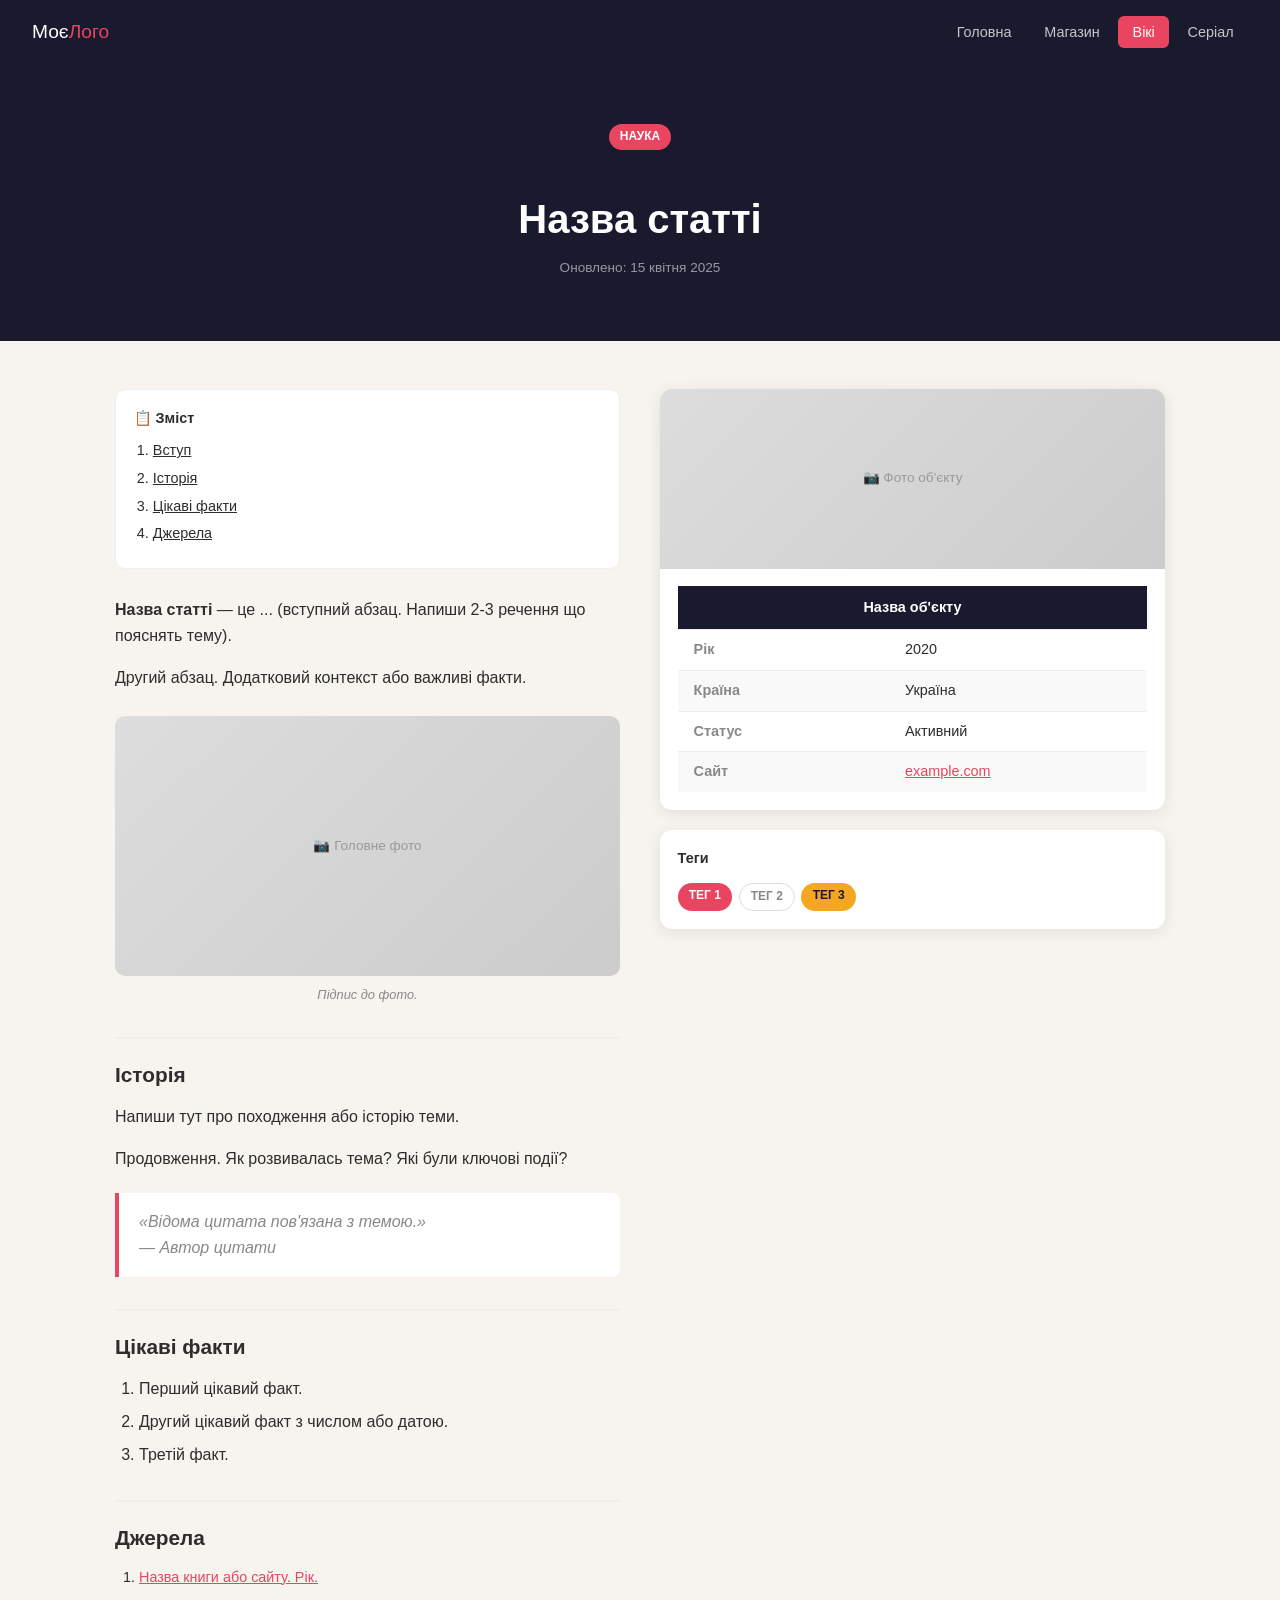
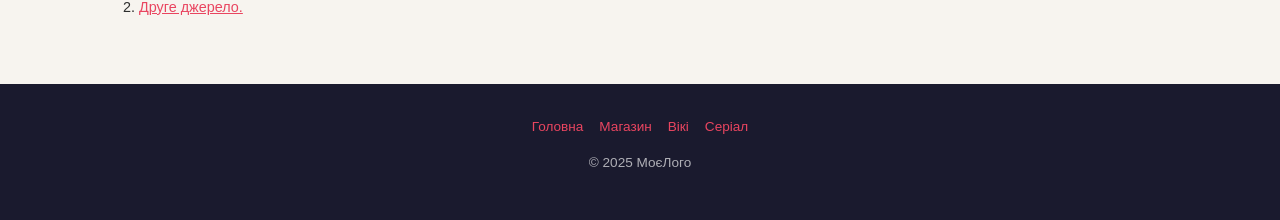
<file: Привіт/wiki.html>
<!DOCTYPE html>
<html lang="uk">
<head>
  <meta charset="UTF-8">
  <meta name="viewport" content="width=device-width, initial-scale=1.0">
  <title>Мій сайт — Вікі</title>  <!-- ✏️ -->
  <link rel="stylesheet" href="style.css">
  <style>
    /* Стилі тільки для вікі-сторінки */

    /* Таблиця інформації (як у Вікіпедії) */
    .info-table { width:100%; border-collapse:collapse; font-size:.9rem; }
    .info-table th {
      background: var(--темний); color:#fff;
      padding:.6rem 1rem; text-align:center;
    }
    .info-table td { padding:.5rem 1rem; border-top:1px solid #eee; }
    .info-table tr td:first-child { font-weight:600; color:var(--сірий); width:45%; }
    .info-table tr:nth-child(even) td { background:#f9f9f9; }

    /* Текст статті */
    article h2 { font-size:1.3rem; border-top:2px solid #eee; padding-top:1.5rem; margin:2rem 0 .75rem; }
    article h3 { font-size:1.1rem; margin:1.5rem 0 .5rem; }
    article p  { margin-bottom:1rem; color:var(--текст); }
    article ul, article ol { padding-left:1.5rem; margin-bottom:1rem; }
    article li { margin-bottom:.4rem; }
    article blockquote {
      border-left:4px solid var(--акцент);
      background:#fff;
      padding:1rem 1.25rem;
      margin:1.25rem 0;
      border-radius:0 8px 8px 0;
      font-style:italic;
      color:var(--сірий);
    }

    /* Зміст */
    .toc { background:#fff; border:1.5px solid #eee; border-radius:10px; padding:1.1rem; margin-bottom:1.75rem; font-size:.9rem; }
    .toc strong { display:block; margin-bottom:.5rem; }
    .toc ol { padding-left:1.2rem; margin:0; }
    .toc li { margin-bottom:.25rem; }
    .toc a { color:var(--текст); }
    .toc a:hover { color:var(--акцент); }
  </style>
</head>
<body>


<!-- НАВІГАЦІЯ -->
<nav>
  <a href="index.html" class="logo">Моє<span>Лого</span></a>
  <ul>
    <li><a href="index.html">Головна</a></li>
    <li><a href="shop.html">Магазин</a></li>
    <li><a href="wiki.html" class="active">Вікі</a></li>
    <li><a href="series.html">Серіал</a></li>
  </ul>
</nav>


<!-- ╔══════════════════════════════════╗
     ║  БЛОК 1: ЗАГОЛОВОК СТАТТІ      ║
     ║  ✏️ Змінити: назву, теги, дату  ║
     ╚══════════════════════════════════╝ -->
<section style="background: var(--темний); color:#fff; padding:3rem 2rem; text-align:center;">
  <p class="badge badge-red" style="margin-bottom:.75rem;">Наука</p>  <!-- ✏️ категорія -->
  <h1 style="color:#fff; font-size:clamp(1.5rem,4vw,2.5rem); margin-bottom:.5rem;">Назва статті</h1>  <!-- ✏️ -->
  <p style="opacity:.55; font-size:.85rem;">Оновлено: 15 квітня 2025</p>  <!-- ✏️ -->
</section>


<!-- ╔══════════════════════════════════╗
     ║  БЛОК 2: СТАТТЯ + БОКОВА ПАНЕЛЬ ║
     ║  ✏️ Замінити весь текст         ║
     ╚══════════════════════════════════╝ -->
<section style="padding: 3rem 2rem;">
  <div class="grid-2" style="max-width:1050px; margin:0 auto; align-items:start; gap:2.5rem;">


    <!-- ══ ЛІВА ЧАСТИНА: стаття ══ -->
    <article>

      <!-- Зміст (видали якщо непотрібно) -->
      <div class="toc">
        <strong>📋 Зміст</strong>
        <ol>
          <!-- ✏️ Змінити пункти (href="#id" = id заголовку нижче) -->
          <li><a href="#вступ">Вступ</a></li>
          <li><a href="#історія">Історія</a></li>
          <li><a href="#факти">Цікаві факти</a></li>
          <li><a href="#джерела">Джерела</a></li>
        </ol>
      </div>

      <!-- ── Розділ 1: Вступ ── -->
      <section id="вступ">
        <!-- ✏️ Перший параграф (найважливіший — пояснює про що стаття) -->
        <p><strong>Назва статті</strong> — це ... (вступний абзац. Напиши 2-3 речення що пояснять тему).</p>
        <p>Другий абзац. Додатковий контекст або важливі факти.</p>

        <!-- Фото (замінити .placeholder на <img src="..." alt="...">) -->
        <figure style="margin:1.5rem 0; text-align:center;">
          <div class="placeholder" style="height:260px; border-radius:10px; margin-bottom:.5rem;">📷 Головне фото</div>
          <figcaption style="font-size:.8rem; color:var(--сірий); font-style:italic;">Підпис до фото.</figcaption>  <!-- ✏️ -->
        </figure>
      </section>

      <!-- ── Розділ 2: Історія ── -->
      <section id="історія">
        <h2>Історія</h2>  <!-- ✏️ назва розділу -->
        <p>Напиши тут про походження або історію теми.</p>  <!-- ✏️ -->
        <p>Продовження. Як розвивалась тема? Які були ключові події?</p>  <!-- ✏️ -->

        <!-- Цитата (видали якщо непотрібно) -->
        <blockquote>
          «Відома цитата пов'язана з темою.»  <!-- ✏️ -->
          <br><em>— Автор цитати</em>  <!-- ✏️ -->
        </blockquote>
      </section>

      <!-- ── Розділ 3: Факти ── -->
      <section id="факти">
        <h2>Цікаві факти</h2>
        <ol>
          <!-- ✏️ Дублюй <li> для нових фактів -->
          <li>Перший цікавий факт.</li>
          <li>Другий цікавий факт з числом або датою.</li>
          <li>Третій факт.</li>
        </ol>
      </section>

      <!-- ── Розділ 4: Джерела ── -->
      <section id="джерела">
        <h2>Джерела</h2>
        <ol style="font-size:.9rem;">
          <!-- ✏️ Дублюй <li> для нових джерел -->
          <li><a href="#" target="_blank">Назва книги або сайту. Рік.</a></li>
          <li><a href="#" target="_blank">Друге джерело.</a></li>
        </ol>
      </section>

    </article>
    <!-- ══ кінець статті ══ -->


    <!-- ══ ПРАВА ЧАСТИНА: бокова панель ══ -->
    <aside>

      <!-- ─ Інформаційна таблиця ─ -->
      <div class="card" style="margin-bottom:1.25rem;">
        <div class="placeholder" style="height:180px;">📷 Фото об'єкту</div>  <!-- ✏️ -->
        <div class="card-body">
          <table class="info-table">
            <thead><tr><th colspan="2">Назва об'єкту</th></tr></thead>  <!-- ✏️ -->
            <tbody>
              <!-- ✏️ Дублюй <tr> для нових рядків -->
              <tr><td>Рік</td><td>2020</td></tr>
              <tr><td>Країна</td><td>Україна</td></tr>
              <tr><td>Статус</td><td>Активний</td></tr>
              <tr><td>Сайт</td><td><a href="#">example.com</a></td></tr>
            </tbody>
          </table>
        </div>
      </div>

      <!-- ─ Теги ─ (видали якщо непотрібно) -->
      <div class="card">
        <div class="card-body">
          <strong style="font-size:.9rem; display:block; margin-bottom:.75rem;">Теги</strong>
          <div style="display:flex; flex-wrap:wrap; gap:.4rem;">
            <!-- ✏️ Дублюй <a> для нових тегів -->
            <a href="#" class="badge badge-red" style="text-decoration:none;">тег 1</a>
            <a href="#" class="badge badge-gray" style="text-decoration:none;">тег 2</a>
            <a href="#" class="badge badge-yellow" style="text-decoration:none;">тег 3</a>
          </div>
        </div>
      </div>

    </aside>
    <!-- ══ кінець бокової панелі ══ -->

  </div>
</section>


<!-- ПІДВАЛ -->
<footer>
  <ul>
    <li><a href="index.html">Головна</a></li>
    <li><a href="shop.html">Магазин</a></li>
    <li><a href="wiki.html">Вікі</a></li>
    <li><a href="series.html">Серіал</a></li>
  </ul>
  <p>&copy; 2025 МоєЛого</p>
</footer>

</body>
</html>
</file>
<file: Привіт/style.css>
/* ================================================
   style.css — головний файл стилів
   Щоб змінити кольори — змінюй значення нижче!
   ================================================ */

/* ── 🎨 КОЛЬОРИ (змінюй тут!) ─────────────────── */
:root {
  --темний:  #1a1a2e;  /* шапка і підвал          */
  --акцент:  #e94560;  /* кнопки, лінії, посилання */
  --фон:     #f7f4ef;  /* фон сторінки             */
  --картка:  #ffffff;  /* фон карток               */
  --текст:   #2d2d2d;  /* основний текст           */
  --сірий:   #888888;  /* другорядний текст        */
}

/* ── ШРИФТИ ──────────────────────────────────── */
@import url('https://fonts.googleapis.com/css2?family=Unbounded:wght@700&family=Manrope:wght@400;600&display=swap');

body {
  font-family: 'Manrope', sans-serif;
  background: var(--фон);
  color: var(--текст);
  margin: 0;
  line-height: 1.65;
}
h1, h2, h3 { font-family: 'Unbounded', sans-serif; line-height: 1.2; }
img { max-width: 100%; display: block; }
a   { color: var(--акцент); }

/* ── НАВІГАЦІЯ ───────────────────────────────── */
nav {
  background: var(--темний);
  display: flex;
  align-items: center;
  justify-content: space-between;
  padding: 0 2rem;
  position: sticky;
  top: 0;
  z-index: 99;
}
nav .logo {
  font-family: 'Unbounded', sans-serif;
  color: #fff;
  font-size: 1.2rem;
  text-decoration: none;
  padding: 1rem 0;
}
nav .logo span { color: var(--акцент); }
nav ul { list-style: none; margin: 0; padding: 0; display: flex; gap: .25rem; }
nav a {
  color: rgba(255,255,255,.75);
  text-decoration: none;
  padding: .5rem .9rem;
  border-radius: 6px;
  font-size: .9rem;
  transition: background .2s;
}
nav a:hover, nav a.active { background: var(--акцент); color: #fff; }

/* ── КНОПКИ ──────────────────────────────────── */
.btn {
  display: inline-block;
  padding: .65rem 1.5rem;
  border-radius: 8px;
  font-family: 'Manrope', sans-serif;
  font-weight: 600;
  font-size: .9rem;
  text-decoration: none;
  border: 2px solid transparent;
  cursor: pointer;
  transition: .2s;
}
.btn-red    { background: var(--акцент); color: #fff; }
.btn-red:hover { background: #c5304a; }
.btn-border { border-color: var(--акцент); color: var(--акцент); background: none; }
.btn-border:hover { background: var(--акцент); color: #fff; }
.btn-dark   { background: var(--темний); color: #fff; }
.btn-dark:hover { background: #2a2a4e; }

/* ── КАРТКА ──────────────────────────────────── */
.card {
  background: var(--картка);
  border-radius: 12px;
  overflow: hidden;
  box-shadow: 0 3px 16px rgba(0,0,0,.09);
  transition: transform .2s;
}
.card:hover { transform: translateY(-4px); }
.card-body  { padding: 1.1rem; }

/* ── СІТКИ ───────────────────────────────────── */
.grid-3 { display: grid; grid-template-columns: repeat(3,1fr); gap: 1.25rem; }
.grid-4 { display: grid; grid-template-columns: repeat(4,1fr); gap: 1.25rem; }
.grid-2 { display: grid; grid-template-columns: repeat(2,1fr); gap: 2rem; }
@media(max-width:700px) {
  .grid-3, .grid-4 { grid-template-columns: repeat(2,1fr); }
  .grid-2 { grid-template-columns: 1fr; }
}
@media(max-width:480px) {
  .grid-3, .grid-4 { grid-template-columns: 1fr; }
}

/* ── ПІДВАЛ ──────────────────────────────────── */
footer {
  background: var(--темний);
  color: rgba(255,255,255,.65);
  text-align: center;
  padding: 2rem;
  font-size: .85rem;
}
footer a { color: var(--акцент); text-decoration: none; }
footer ul { list-style:none; padding:0; margin:0 0 .75rem; display:flex; justify-content:center; flex-wrap:wrap; gap:1rem; }

/* ── ФОТО-ЗАГЛУШКА (замінити на <img src="...">) */
.placeholder {
  background: linear-gradient(135deg, #ddd, #ccc);
  display: flex;
  align-items: center;
  justify-content: center;
  color: #999;
  font-size: .85rem;
  min-height: 180px;
}

/* ── БЕЙДЖ (маленька кольорова мітка) ────────── */
.badge { display:inline-block; padding:.2rem .7rem; border-radius:99px; font-size:.75rem; font-weight:700; text-transform:uppercase; }
.badge-red    { background: var(--акцент); color:#fff; }
.badge-yellow { background: #f5a623; color:#1a1a2e; }
.badge-gray   { border:1.5px solid #ddd; color:var(--сірий); }
</file>
